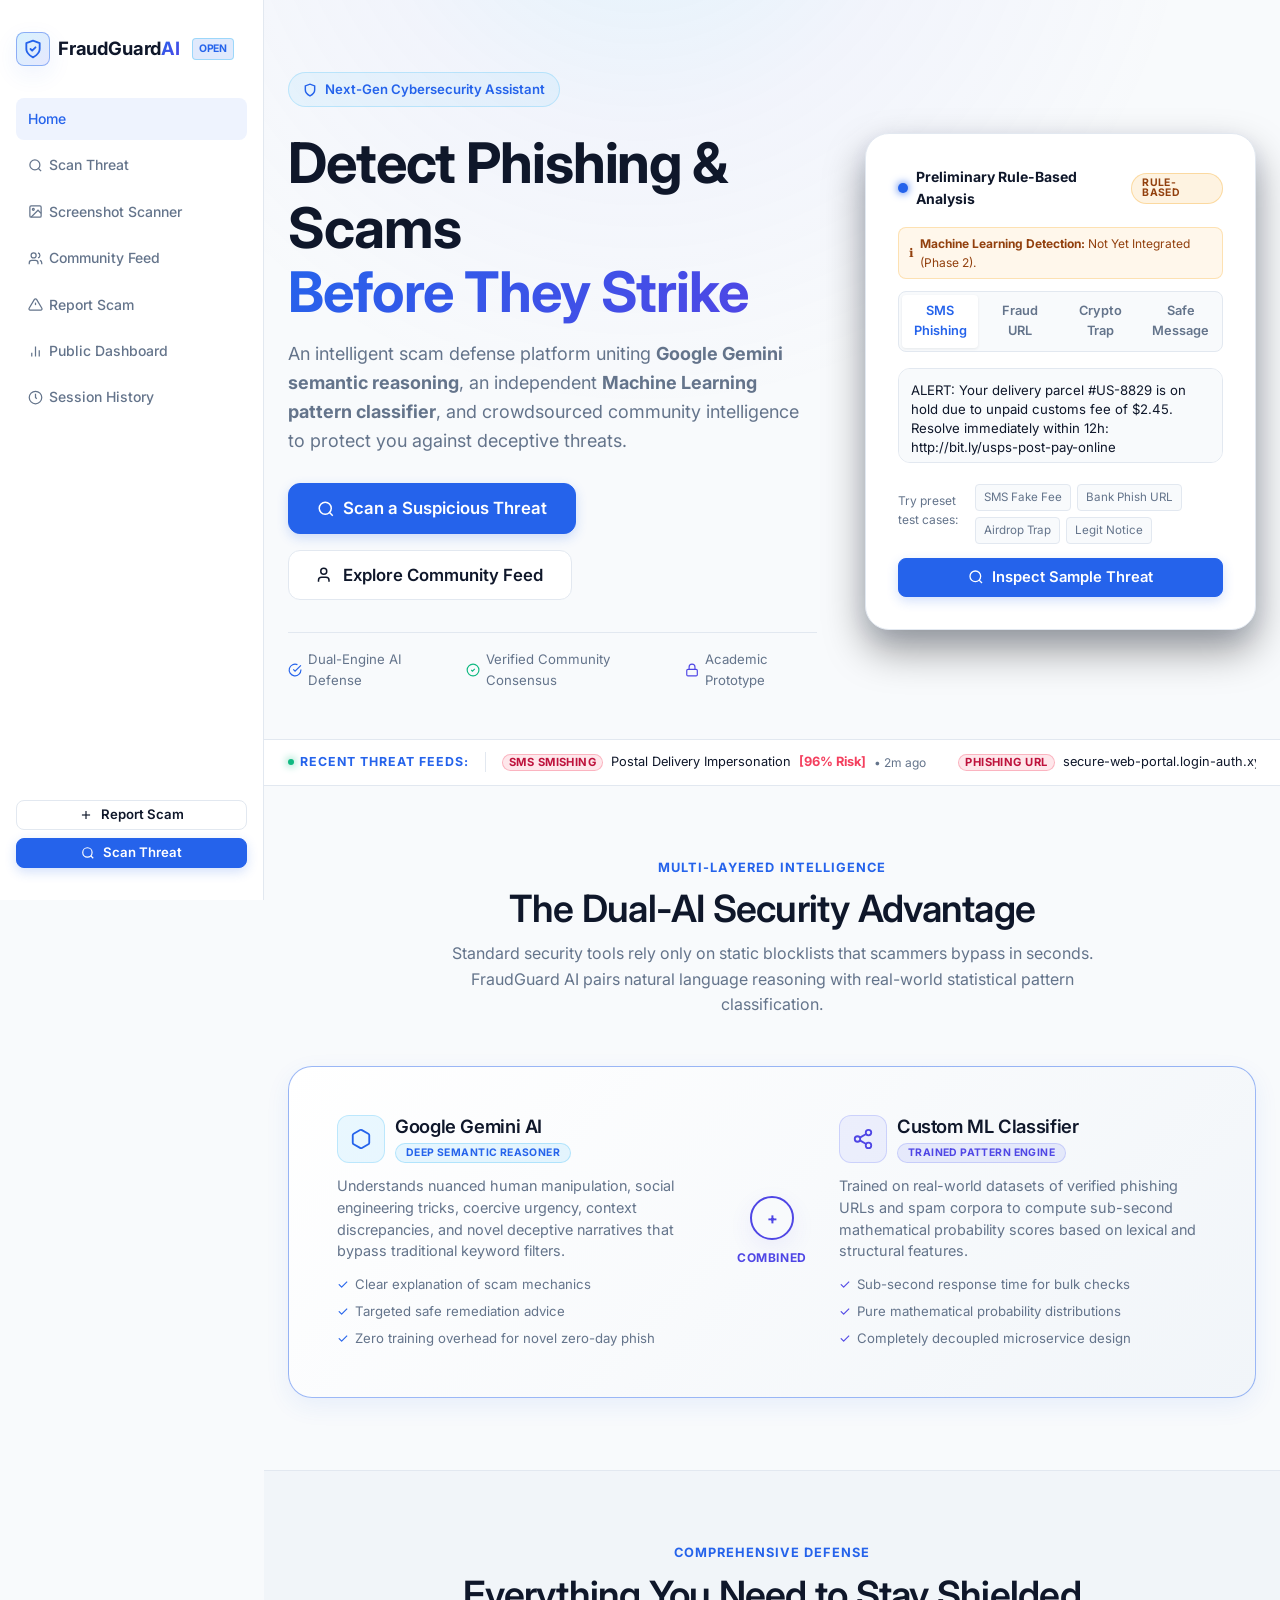
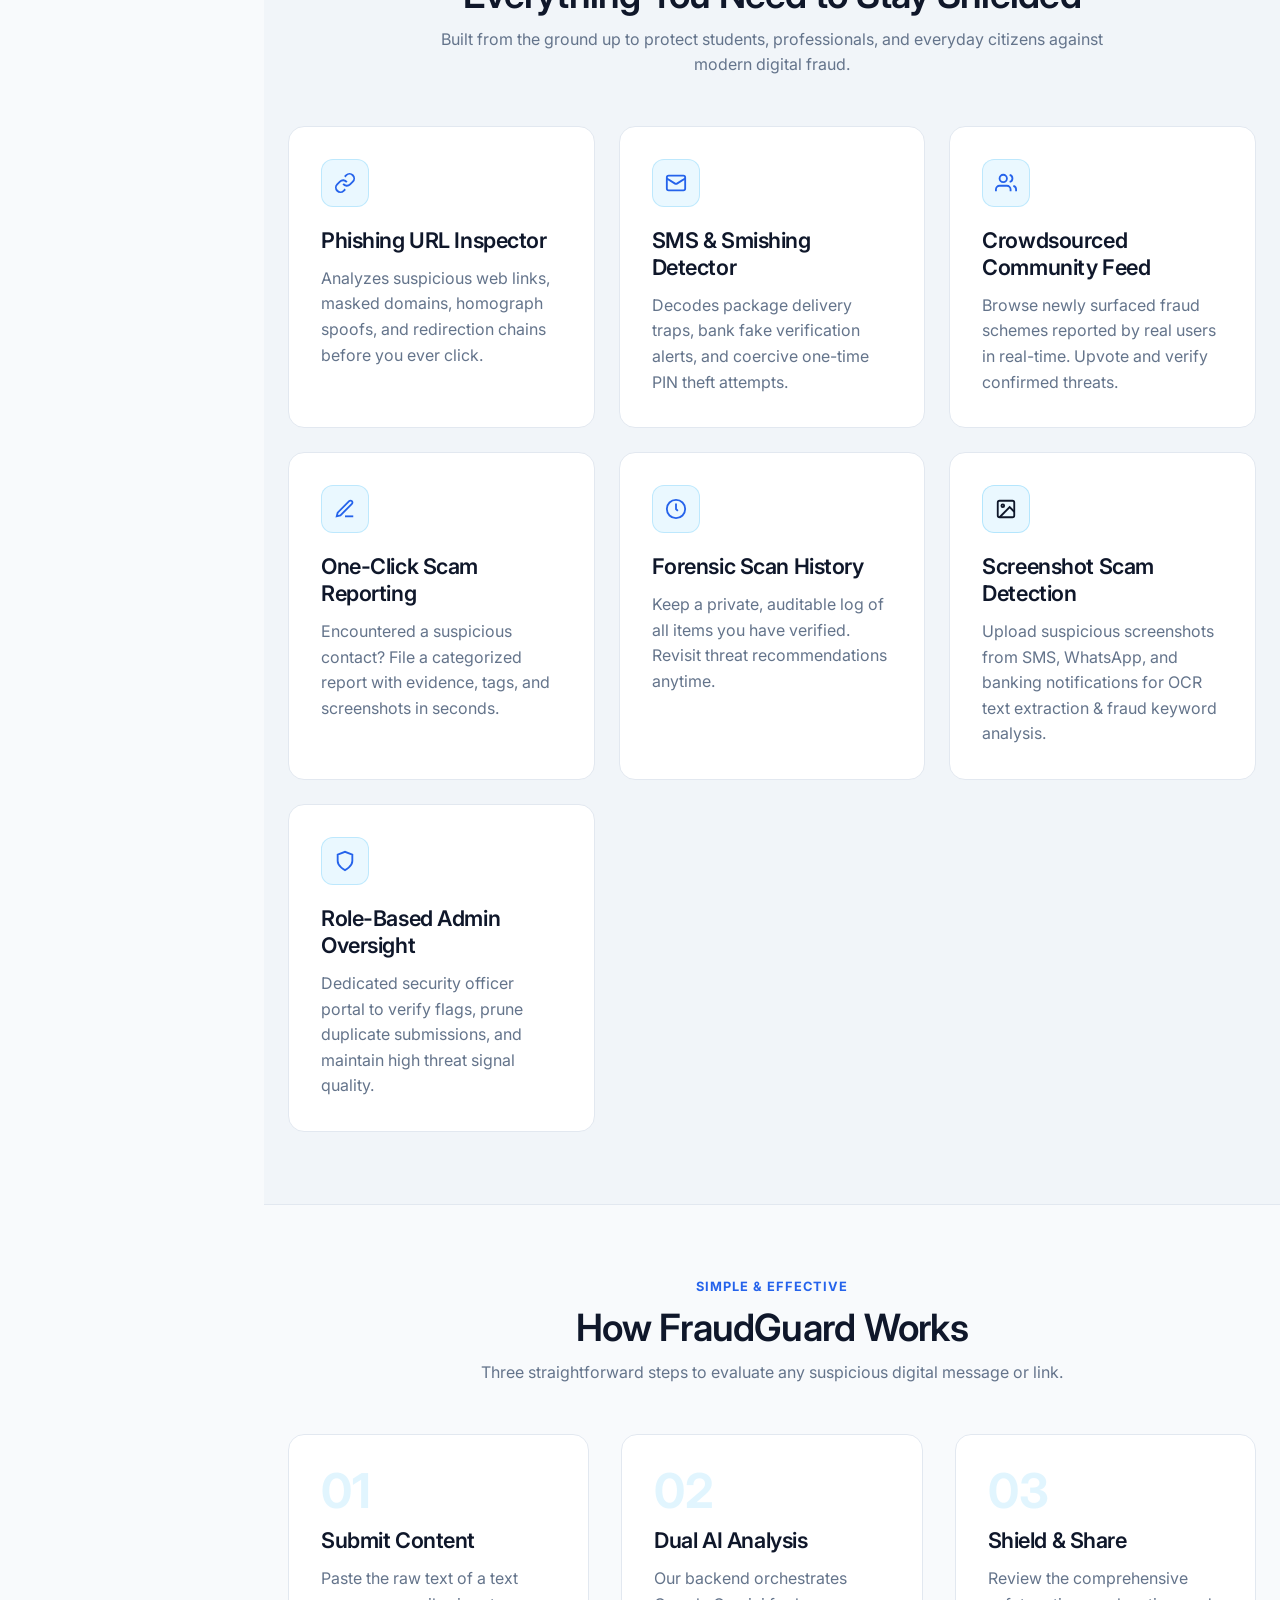
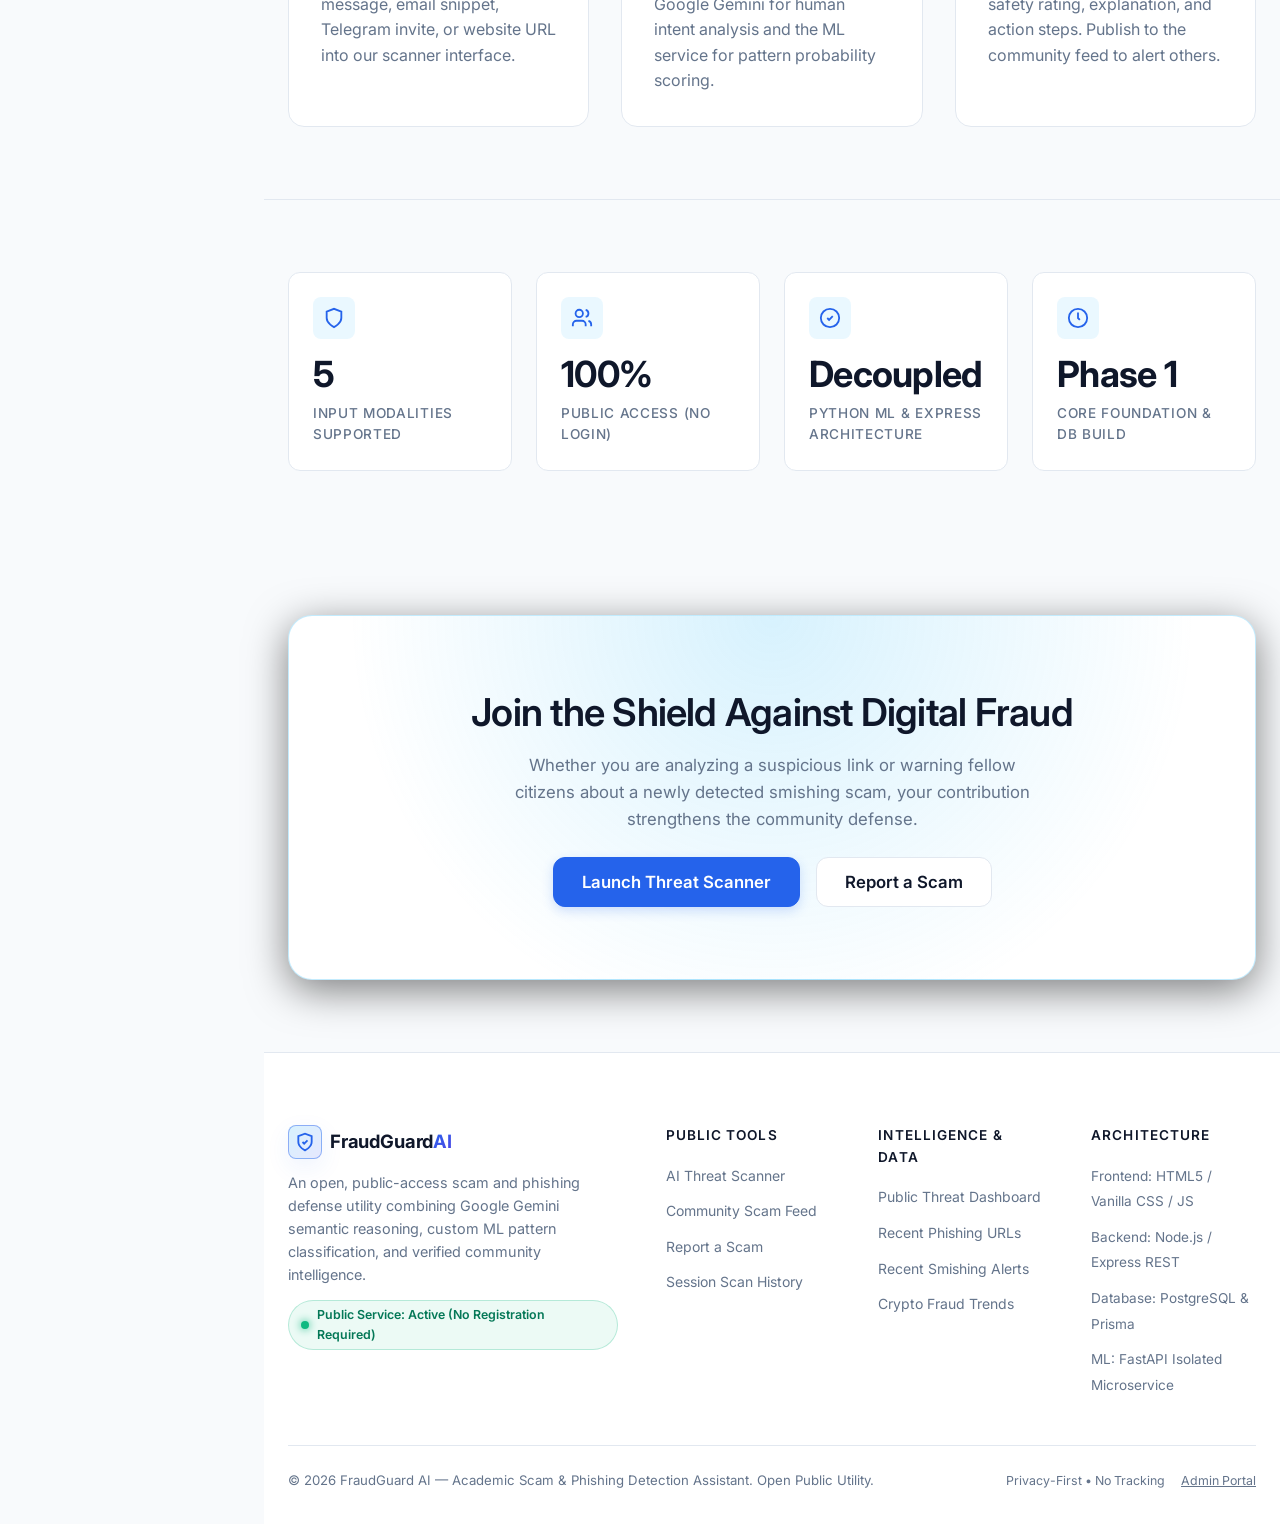
<file: index.html>
<!DOCTYPE html>
<html lang="en">

<head>
  <meta charset="UTF-8">
  <meta name="viewport" content="width=device-width, initial-scale=1.0">
  <meta name="description"
    content="FraudGuard AI - AI-Powered Community Scam and Phishing Detection Assistant combining Google Gemini and Machine Learning to protect users from online fraud.">
  <title>FraudGuard AI — Community Scam & Phishing Detection Assistant</title>

  <!-- Google Fonts: Inter -->
  <link rel="preconnect" href="https://fonts.googleapis.com">
  <link rel="preconnect" href="https://fonts.gstatic.com" crossorigin>
  <link
    href="https://fonts.googleapis.com/css2?family=Inter:wght@400;500;600;700&display=swap"
    rel="stylesheet">

  <!-- Core Design System & Components -->
  <link rel="stylesheet" href="css/variables.css">
  <link rel="stylesheet" href="css/base.css">
  <link rel="stylesheet" href="css/components.css">
  <link rel="stylesheet" href="css/home.css">
</head>

<body>

  <!-- Reusable Navigation Bar Mount -->
  <div id="navbar-mount"></div>

  <!-- Toast Notification Container -->
  <div id="toast-container"></div>

  <main class="main-content">
    <!-- =====================================================================
         1. HERO SECTION & INTERACTIVE PLAYGROUND
         ===================================================================== -->
    <section class="hero-section">
      <div class="app-container hero-grid">

        <!-- Left Hero Column: Value Proposition -->
        <div class="hero-content">
          <div class="hero-pill">
            <svg width="14" height="14" viewBox="0 0 24 24" fill="none" stroke="currentColor" stroke-width="2.5">
              <path d="M12 22s8-4 8-10V5l-8-3-8 3v7c0 6 8 10 8 10z" />
            </svg>
            <span>Next-Gen Cybersecurity Assistant</span>
          </div>

          <h1 class="hero-title">
            Detect Phishing & Scams <br>
            <span class="gradient-text-cyan">Before They Strike</span>
          </h1>

          <p class="hero-subtitle">
            An intelligent scam defense platform uniting <strong>Google Gemini semantic reasoning</strong>, an
            independent <strong>Machine Learning pattern classifier</strong>, and crowdsourced community intelligence to
            protect you against deceptive threats.
          </p>

          <div class="hero-actions">
            <a href="pages/scan.html" class="btn btn-primary btn-lg">
              <svg width="18" height="18" viewBox="0 0 24 24" fill="none" stroke="currentColor" stroke-width="2">
                <circle cx="11" cy="11" r="8" />
                <path d="m21 21-4.3-4.3" />
              </svg>
              Scan a Suspicious Threat
            </a>
            <a href="pages/feed.html" class="btn btn-secondary btn-lg">
              <svg width="18" height="18" viewBox="0 0 24 24" fill="none" stroke="currentColor" stroke-width="2">
                <path d="M16 21v-2a4 4 0 0 0-4-4H6a4 4 0 0 0-4 4v2" />
                <circle cx="9" cy="7" r="4" />
              </svg>
              Explore Community Feed
            </a>
          </div>

          <div class="hero-trust">
            <div class="trust-item">
              <svg width="16" height="16" viewBox="0 0 24 24" fill="none" stroke="var(--primary)" stroke-width="2">
                <path d="M22 11.08V12a10 10 0 1 1-5.93-9.14" />
                <polyline points="22 4 12 14.01 9 11.01" />
              </svg>
              <span>Dual-Engine AI Defense</span>
            </div>
            <div class="trust-item">
              <svg width="16" height="16" viewBox="0 0 24 24" fill="none" stroke="var(--success)" stroke-width="2">
                <circle cx="12" cy="12" r="10" />
                <path d="m9 12 2 2 4-4" />
              </svg>
              <span>Verified Community Consensus</span>
            </div>
            <div class="trust-item">
              <svg width="16" height="16" viewBox="0 0 24 24" fill="none" stroke="var(--secondary)" stroke-width="2">
                <rect x="3" y="11" width="18" height="11" rx="2" ry="2" />
                <path d="M7 11V7a5 5 0 0 1 10 0v4" />
              </svg>
              <span>Academic Prototype</span>
            </div>
          </div>
        </div>

        <!-- Right Hero Column: Interactive Quick Demo Playground -->
        <div class="hero-demo-card">
          <div class="demo-card-header">
            <div style="display:flex; align-items:center; gap:8px;">
              <span
                style="width:10px; height:10px; border-radius:50%; background:var(--primary); box-shadow:0 0 8px var(--primary);"></span>
              <span style="font-size:0.875rem; font-weight:700; color:var(--text-main);">Preliminary Rule-Based
                Analysis</span>
            </div>
            <span class="badge badge-warning" style="font-size:0.65rem;">Rule-Based</span>
          </div>

          <!-- ML Not Yet Integrated Notice -->
          <div
            style="margin-bottom: 12px; background: rgba(245, 158, 11, 0.08); border: 1px solid rgba(245, 158, 11, 0.25); border-radius: var(--radius-sm); padding: 6px 10px; font-size: 0.75rem; color: #92400E; display: flex; align-items: center; gap: 6px;">
            <span>ℹ</span>
            <span><strong>Machine Learning Detection:</strong> Not Yet Integrated (Phase 2).</span>
          </div>

          <div class="demo-tabs">
            <div class="demo-tab active" data-type="sms">SMS Phishing</div>
            <div class="demo-tab" data-type="url">Fraud URL</div>
            <div class="demo-tab" data-type="crypto">Crypto Trap</div>
            <div class="demo-tab" data-type="safe">Safe Message</div>
          </div>

          <textarea id="demo-threat-input" class="demo-input-box"
            placeholder="Paste suspicious SMS text, phishing URL, or message here...">ALERT: Your delivery parcel #US-8829 is on hold due to unpaid customs fee of $2.45. Resolve immediately within 12h: http://bit.ly/usps-post-pay-online</textarea>

          <div style="display:flex; justify-content:space-between; align-items:center; margin-top:6px;">
            <span style="font-size:0.75rem; color:var(--text-dim);">Try preset test cases:</span>
            <div class="demo-presets">
              <span class="preset-chip" data-preset="sms">SMS Fake Fee</span>
              <span class="preset-chip" data-preset="url">Bank Phish URL</span>
              <span class="preset-chip" data-preset="crypto">Airdrop Trap</span>
              <span class="preset-chip" data-preset="safe">Legit Notice</span>
            </div>
          </div>

          <button id="demo-analyze-btn" class="btn btn-primary" style="width:100%; margin-top:14px;">
            <svg width="16" height="16" viewBox="0 0 24 24" fill="none" stroke="currentColor" stroke-width="2">
              <circle cx="11" cy="11" r="8" />
              <path d="m21 21-4.3-4.3" />
            </svg>
            Inspect Sample Threat
          </button>

          <!-- Dynamic Analysis Result Panel -->
          <div id="demo-result-panel" class="demo-result-panel" style="display:none;">
            <div class="demo-score-row">
              <span id="demo-risk-badge" class="badge badge-danger">
                <span class="badge-dot"></span> Heuristic Risk Indicator
              </span>
              <span id="demo-score-number"
                style="font-family:var(--font-mono); font-weight:700; font-size:1.1rem; color:var(--text-main);">92/100</span>
            </div>

            <div class="demo-score-meter">
              <div id="demo-score-fill" class="demo-score-fill"
                style="width:92%; background:var(--danger); box-shadow:0 0 10px var(--danger);"></div>
            </div>

            <p id="demo-analysis-summary"
              style="font-size:0.8rem; color:var(--text-muted); margin-top:4px; line-height:1.4;">
              Evaluating content semantics and deceptive indicators...
            </p>

            <ul id="demo-flags-list" style="list-style:none; padding-left:0; margin-top:6px;"></ul>

            <div
              style="margin-top:8px; padding-top:8px; border-top:1px solid var(--border-subtle); display:flex; justify-content:space-between; align-items:center;">
              <span style="font-size:0.7rem; color:var(--text-dim);">Rule-based preliminary check</span>
              <a href="pages/scan.html" class="btn btn-outline btn-sm" style="font-size:0.75rem; padding:4px 10px;">
                Open Full Scanner &rarr;
              </a>
            </div>
          </div>
        </div>

      </div>
    </section>

    <!-- =====================================================================
         2. LIVE COMMUNITY THREAT TICKER
         ===================================================================== -->
    <div class="threat-ticker-bar">
      <div class="app-container" style="display:flex; align-items:center;">
        <div class="ticker-label">
          <span class="status-dot-pulse" style="width:6px; height:6px;"></span>
          Recent Threat Feeds:
        </div>
        <div style="overflow:hidden; flex:1; margin-left:var(--space-md);">
          <div id="threat-ticker-track" class="ticker-inner">
            <!-- Populated via home.js -->
          </div>
        </div>
      </div>
    </div>

    <!-- =====================================================================
         3. DUAL-ENGINE AI ADVANTAGE SHOWCASE
         ===================================================================== -->
    <section class="page-section">
      <div class="app-container">
        <div class="section-header">
          <span class="section-tag">Multi-Layered Intelligence</span>
          <h2>The Dual-AI Security Advantage</h2>
          <p>
            Standard security tools rely only on static blocklists that scammers bypass in seconds. FraudGuard AI pairs
            natural language reasoning with real-world statistical pattern classification.
          </p>
        </div>

        <div class="dual-engine-box">
          <!-- Engine 1 -->
          <div class="engine-col">
            <div style="display:flex; align-items:center; gap:10px;">
              <div class="feature-icon-wrapper" style="margin-bottom:0;">
                <svg width="22" height="22" viewBox="0 0 24 24" fill="none" stroke="currentColor" stroke-width="2">
                  <path
                    d="M21 16V8a2 2 0 0 0-1-1.73l-7-4a2 2 0 0 0-2 0l-7 4A2 2 0 0 0 3 8v8a2 2 0 0 0 1 1.73l7 4a2 2 0 0 0 2 0l7-4A2 2 0 0 0 21 16z" />
                </svg>
              </div>
              <div>
                <h3 style="font-size:1.15rem;">Google Gemini AI</h3>
                <span class="badge badge-primary" style="font-size:0.65rem;">Deep Semantic Reasoner</span>
              </div>
            </div>
            <p style="font-size:0.9rem; line-height:1.5;">
              Understands nuanced human manipulation, social engineering tricks, coercive urgency, context
              discrepancies, and novel deceptive narratives that bypass traditional keyword filters.
            </p>
            <ul
              style="list-style:none; font-size:0.825rem; color:var(--text-muted); display:flex; flex-direction:column; gap:6px;">
              <li style="display:flex; gap:6px;"><span style="color:var(--primary);">✓</span> Clear explanation of scam
                mechanics</li>
              <li style="display:flex; gap:6px;"><span style="color:var(--primary);">✓</span> Targeted safe remediation
                advice</li>
              <li style="display:flex; gap:6px;"><span style="color:var(--primary);">✓</span> Zero training overhead for
                novel zero-day phish</li>
            </ul>
          </div>

          <!-- Central Connector -->
          <div class="engine-connector">
            <div class="engine-plus-badge">+</div>
            <span
              style="font-size:0.75rem; color:var(--secondary); font-weight:700; text-transform:uppercase; letter-spacing:0.05em;">Combined</span>
          </div>

          <!-- Engine 2 -->
          <div class="engine-col">
            <div style="display:flex; align-items:center; gap:10px;">
              <div class="feature-icon-wrapper"
                style="margin-bottom:0; background:rgba(129, 140, 248, 0.1); border-color:rgba(129, 140, 248, 0.3); color:var(--secondary);">
                <svg width="22" height="22" viewBox="0 0 24 24" fill="none" stroke="currentColor" stroke-width="2">
                  <circle cx="18" cy="5" r="3" />
                  <circle cx="6" cy="12" r="3" />
                  <circle cx="18" cy="19" r="3" />
                  <line x1="8.59" y1="13.51" x2="15.42" y2="17.49" />
                  <line x1="15.41" y1="6.51" x2="8.59" y2="10.49" />
                </svg>
              </div>
              <div>
                <h3 style="font-size:1.15rem;">Custom ML Classifier</h3>
                <span class="badge"
                  style="background:rgba(129, 140, 248, 0.15); color:var(--secondary); border:1px solid rgba(129, 140, 248, 0.3); font-size:0.65rem;">Trained
                  Pattern Engine</span>
              </div>
            </div>
            <p style="font-size:0.9rem; line-height:1.5;">
              Trained on real-world datasets of verified phishing URLs and spam corpora to compute sub-second
              mathematical probability scores based on lexical and structural features.
            </p>
            <ul
              style="list-style:none; font-size:0.825rem; color:var(--text-muted); display:flex; flex-direction:column; gap:6px;">
              <li style="display:flex; gap:6px;"><span style="color:var(--secondary);">✓</span> Sub-second response time
                for bulk checks</li>
              <li style="display:flex; gap:6px;"><span style="color:var(--secondary);">✓</span> Pure mathematical
                probability distributions</li>
              <li style="display:flex; gap:6px;"><span style="color:var(--secondary);">✓</span> Completely decoupled
                microservice design</li>
            </ul>
          </div>
        </div>
      </div>
    </section>

    <!-- =====================================================================
         4. CORE PLATFORM CAPABILITIES GRID
         ===================================================================== -->
    <section class="page-section"
      style="background:#F1F5F9; border-top:1px solid var(--border-subtle); border-bottom:1px solid var(--border-subtle);">
      <div class="app-container">
        <div class="section-header">
          <span class="section-tag">Comprehensive Defense</span>
          <h2>Everything You Need to Stay Shielded</h2>
          <p>Built from the ground up to protect students, professionals, and everyday citizens against modern digital
            fraud.</p>
        </div>

        <div class="feature-grid">
          <!-- Feature 1 -->
          <div class="feature-card">
            <div class="feature-icon-wrapper">
              <svg width="22" height="22" viewBox="0 0 24 24" fill="none" stroke="currentColor" stroke-width="2">
                <path d="M10 13a5 5 0 0 0 7.54.54l3-3a5 5 0 0 0-7.07-7.07l-1.72 1.71" />
                <path d="M14 11a5 5 0 0 0-7.54-.54l-3 3a5 5 0 0 0 7.07 7.07l1.71-1.71" />
              </svg>
            </div>
            <h3>Phishing URL Inspector</h3>
            <p>Analyzes suspicious web links, masked domains, homograph spoofs, and redirection chains before you ever
              click.</p>
          </div>

          <!-- Feature 2 -->
          <div class="feature-card">
            <div class="feature-icon-wrapper">
              <svg width="22" height="22" viewBox="0 0 24 24" fill="none" stroke="currentColor" stroke-width="2">
                <rect x="2" y="4" width="20" height="16" rx="2" />
                <path d="m22 7-8.97 5.7a1.94 1.94 0 0 1-2.06 0L2 7" />
              </svg>
            </div>
            <h3>SMS & Smishing Detector</h3>
            <p>Decodes package delivery traps, bank fake verification alerts, and coercive one-time PIN theft attempts.
            </p>
          </div>

          <!-- Feature 3 -->
          <div class="feature-card">
            <div class="feature-icon-wrapper">
              <svg width="22" height="22" viewBox="0 0 24 24" fill="none" stroke="currentColor" stroke-width="2">
                <path d="M17 21v-2a4 4 0 0 0-4-4H5a4 4 0 0 0-4 4v2" />
                <circle cx="9" cy="7" r="4" />
                <path d="M23 21v-2a4 4 0 0 0-3-3.87" />
                <path d="M16 3.13a4 4 0 0 1 0 7.75" />
              </svg>
            </div>
            <h3>Crowdsourced Community Feed</h3>
            <p>Browse newly surfaced fraud schemes reported by real users in real-time. Upvote and verify confirmed
              threats.</p>
          </div>

          <!-- Feature 4 -->
          <div class="feature-card">
            <div class="feature-icon-wrapper">
              <svg width="22" height="22" viewBox="0 0 24 24" fill="none" stroke="currentColor" stroke-width="2">
                <path d="M12 20h9" />
                <path d="M16.5 3.5a2.121 2.121 0 0 1 3 3L7 19l-4 1 1-4L16.5 3.5z" />
              </svg>
            </div>
            <h3>One-Click Scam Reporting</h3>
            <p>Encountered a suspicious contact? File a categorized report with evidence, tags, and screenshots in
              seconds.</p>
          </div>

          <!-- Feature 5 -->
          <div class="feature-card">
            <div class="feature-icon-wrapper">
              <svg width="22" height="22" viewBox="0 0 24 24" fill="none" stroke="currentColor" stroke-width="2">
                <circle cx="12" cy="12" r="10" />
                <polyline points="12 6 12 12 14 14" />
              </svg>
            </div>
            <h3>Forensic Scan History</h3>
            <p>Keep a private, auditable log of all items you have verified. Revisit threat recommendations anytime.</p>
          </div>

          <!-- Feature 7: Screenshot Scam Detection -->
          <div class="feature-card">
            <div class="feature-icon-wrapper" style="background:rgba(56, 189, 248, 0.1); border-color:rgba(56, 189, 248, 0.3); color:var(--accent-cyan);">
              <svg width="22" height="22" viewBox="0 0 24 24" fill="none" stroke="currentColor" stroke-width="2">
                <rect x="3" y="3" width="18" height="18" rx="2" ry="2"/>
                <circle cx="8.5" cy="8.5" r="1.5"/>
                <polyline points="21 15 16 10 5 21"/>
              </svg>
            </div>
            <h3>Screenshot Scam Detection</h3>
            <p>Upload suspicious screenshots from SMS, WhatsApp, and banking notifications for OCR text extraction & fraud keyword analysis.</p>
          </div>

          <!-- Feature 6 -->
          <div class="feature-card">
            <div class="feature-icon-wrapper">
              <svg width="22" height="22" viewBox="0 0 24 24" fill="none" stroke="currentColor" stroke-width="2">
                <path d="M12 22s8-4 8-10V5l-8-3-8 3v7c0 6 8 10 8 10z" />
              </svg>
            </div>
            <h3>Role-Based Admin Oversight</h3>
            <p>Dedicated security officer portal to verify flags, prune duplicate submissions, and maintain high threat
              signal quality.</p>
          </div>
        </div>
      </div>
    </section>

    <!-- =====================================================================
         5. HOW IT WORKS 3-STEP PROCESS
         ===================================================================== -->
    <section class="page-section">
      <div class="app-container">
        <div class="section-header">
          <span class="section-tag">Simple & Effective</span>
          <h2>How FraudGuard Works</h2>
          <p>Three straightforward steps to evaluate any suspicious digital message or link.</p>
        </div>

        <div class="workflow-grid">
          <!-- Step 1 -->
          <div class="workflow-card">
            <div class="step-number">01</div>
            <h3>Submit Content</h3>
            <p>Paste the raw text of a text message, email snippet, Telegram invite, or website URL into our scanner
              interface.</p>
          </div>

          <!-- Step 2 -->
          <div class="workflow-card">
            <div class="step-number">02</div>
            <h3>Dual AI Analysis</h3>
            <p>Our backend orchestrates Google Gemini for human intent analysis and the ML service for pattern
              probability scoring.</p>
          </div>

          <!-- Step 3 -->
          <div class="workflow-card">
            <div class="step-number">03</div>
            <h3>Shield & Share</h3>
            <p>Review the comprehensive safety rating, explanation, and action steps. Publish to the community feed to
              alert others.</p>
          </div>
        </div>
      </div>
    </section>

    <!-- =====================================================================
         6. COMMUNITY IMPACT & ARCHITECTURE STATUS
         ===================================================================== -->
    <section id="community-stats-section" class="page-section" style="border-top:1px solid var(--border-subtle);">
      <div class="app-container">
        <div class="stats-grid">
          <div class="stat-card">
            <div class="stat-icon">
              <svg width="22" height="22" viewBox="0 0 24 24" fill="none" stroke="currentColor" stroke-width="2">
                <path d="M12 22s8-4 8-10V5l-8-3-8 3v7c0 6 8 10 8 10z" />
              </svg>
            </div>
            <div class="stat-value">5</div>
            <div class="stat-label">Input Modalities Supported</div>
          </div>

          <div class="stat-card">
            <div class="stat-icon">
              <svg width="22" height="22" viewBox="0 0 24 24" fill="none" stroke="currentColor" stroke-width="2">
                <path d="M16 21v-2a4 4 0 0 0-4-4H6a4 4 0 0 0-4 4v2" />
                <circle cx="9" cy="7" r="4" />
                <path d="M22 21v-2a4 4 0 0 0-3-3.87" />
                <path d="M16 3.13a4 4 0 0 1 0 7.75" />
              </svg>
            </div>
            <div class="stat-value">100%</div>
            <div class="stat-label">Public Access (No Login)</div>
          </div>

          <div class="stat-card">
            <div class="stat-icon">
              <svg width="22" height="22" viewBox="0 0 24 24" fill="none" stroke="currentColor" stroke-width="2">
                <path d="m9 12 2 2 4-4" />
                <circle cx="12" cy="12" r="10" />
              </svg>
            </div>
            <div class="stat-value">Decoupled</div>
            <div class="stat-label">Python ML & Express Architecture</div>
          </div>

          <div class="stat-card">
            <div class="stat-icon">
              <svg width="22" height="22" viewBox="0 0 24 24" fill="none" stroke="currentColor" stroke-width="2">
                <circle cx="12" cy="12" r="10" />
                <polyline points="12 6 12 12 14 14" />
              </svg>
            </div>
            <div class="stat-value">Phase 1</div>
            <div class="stat-label">Core Foundation & DB Build</div>
          </div>
        </div>
      </div>
    </section>

    <!-- =====================================================================
         7. CALL TO ACTION BANNER
         ===================================================================== -->
    <section class="page-section">
      <div class="app-container">
        <div class="cta-banner">
          <h2 style="font-size:clamp(1.8rem, 3vw, 2.5rem);">Join the Shield Against Digital Fraud</h2>
          <p style="max-width:540px; font-size:1.05rem;">
            Whether you are analyzing a suspicious link or warning fellow citizens about a newly detected smishing scam,
            your contribution strengthens the community defense.
          </p>
          <div style="display:flex; gap:var(--space-md); flex-wrap:wrap; margin-top:var(--space-xs);">
            <a href="pages/scan.html" class="btn btn-primary btn-lg">Launch Threat Scanner</a>
            <a href="pages/report.html" class="btn btn-secondary btn-lg">Report a Scam</a>
          </div>
        </div>
      </div>
    </section>
  </main>

  <!-- Reusable Footer Mount -->
  <div id="footer-mount"></div>

  <!-- Modular Scripts -->
  <script src="js/config.js"></script>
  <script src="js/storage.js"></script>
  <script src="js/components/toast.js"></script>
  <script src="js/components/navbar.js"></script>
  <script src="js/components/footer.js"></script>
  <script src="js/home.js"></script>
</body>

</html>
</file>
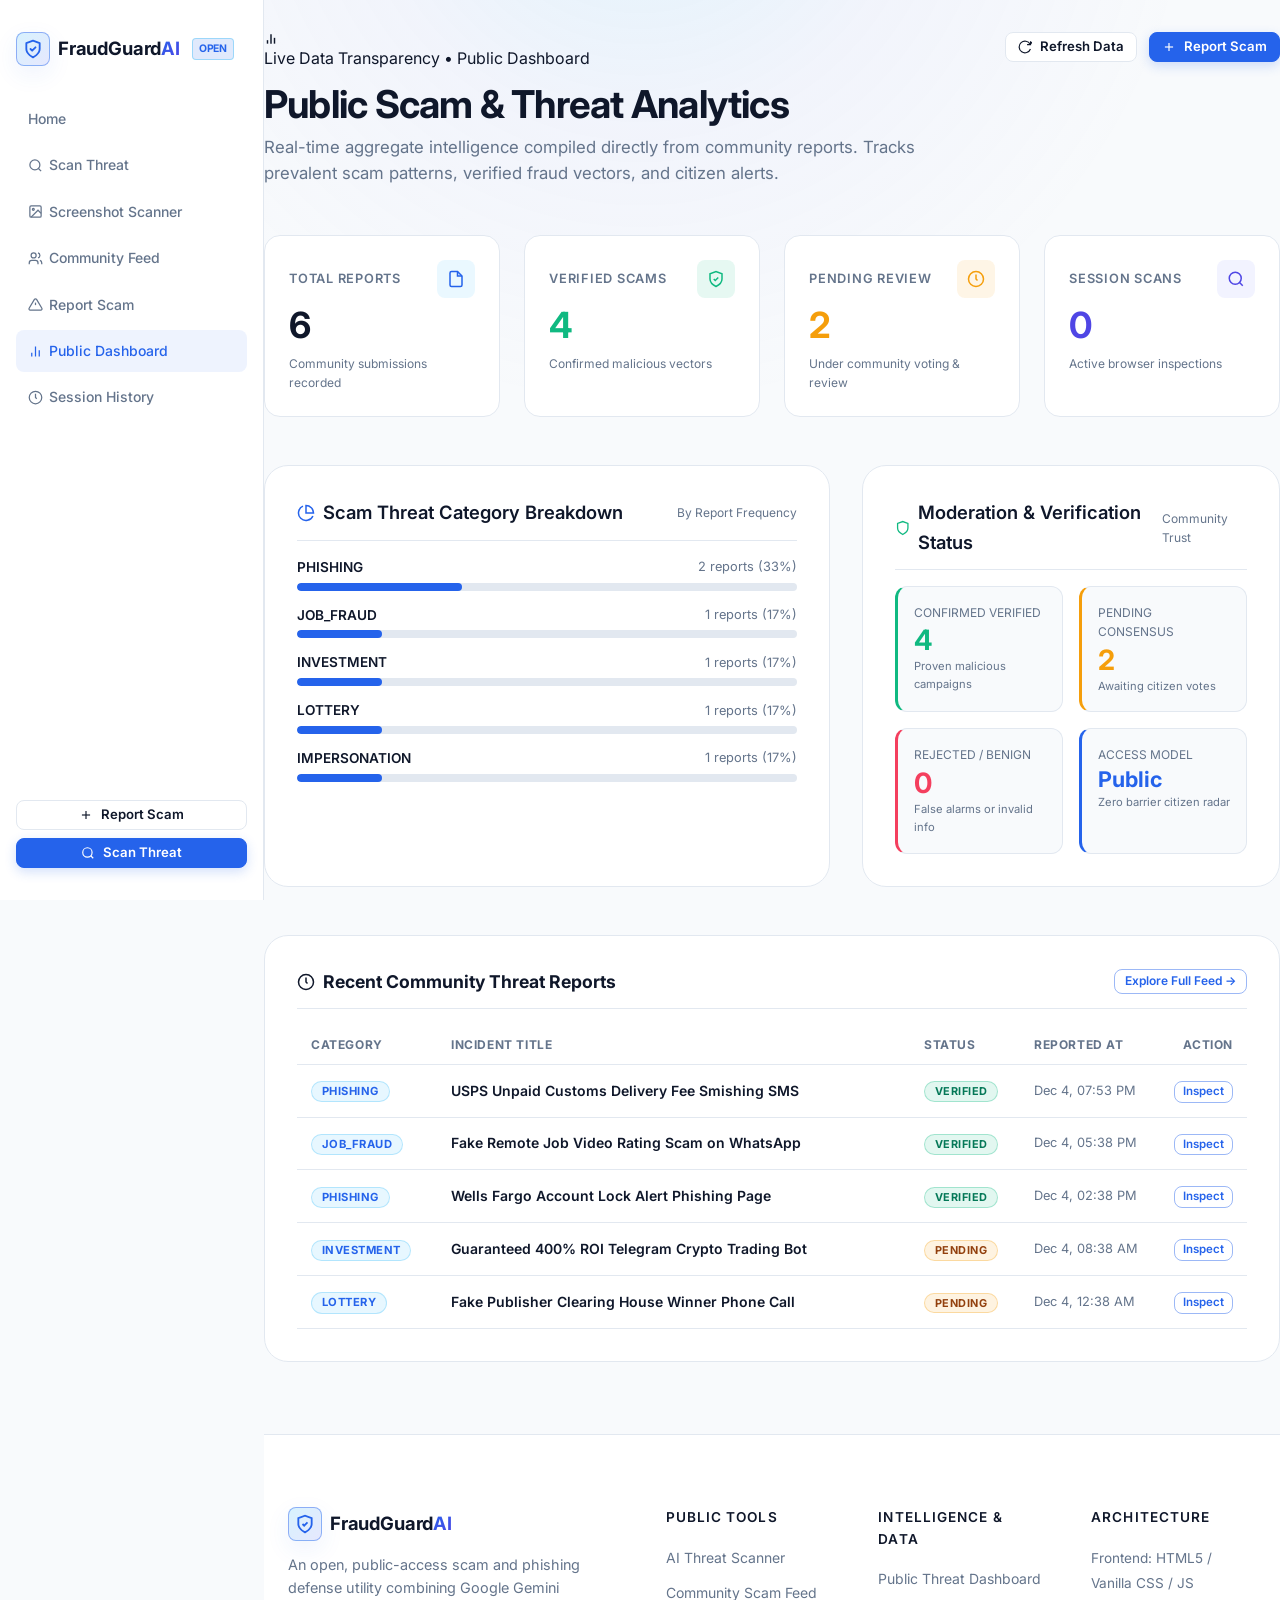
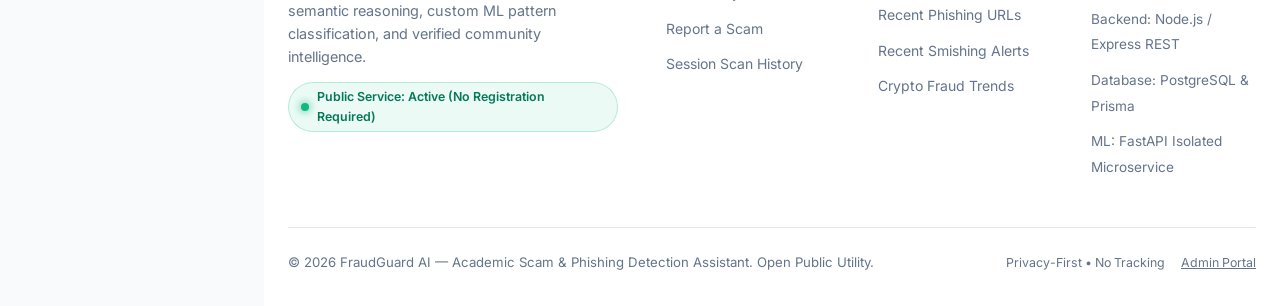
<file: pages/dashboard.html>
<!DOCTYPE html>
<html lang="en">
<head>
  <meta charset="UTF-8">
  <meta name="viewport" content="width=device-width, initial-scale=1.0">
  <meta name="description" content="Public Scam and Threat Analytics Dashboard - Live community fraud trends, threat categories, and real-time moderation metrics.">
  <title>Public Threat Dashboard — FraudGuard AI</title>

  <!-- Google Fonts -->
  <link rel="preconnect" href="https://fonts.googleapis.com">
  <link rel="preconnect" href="https://fonts.gstatic.com" crossorigin>
  <link href="https://fonts.googleapis.com/css2?family=JetBrains+Mono:wght@400;500;600&family=Plus+Jakarta+Sans:wght@300;400;500;600;700;800&display=swap" rel="stylesheet">

  <!-- Core Design System & Page Styles -->
  <link rel="stylesheet" href="../css/variables.css">
  <link rel="stylesheet" href="../css/base.css">
  <link rel="stylesheet" href="../css/components.css">
  <link rel="stylesheet" href="../css/dashboard.css">
</head>
<body>

  <!-- Shared Navigation Bar Mount -->
  <div id="navbar-mount"></div>

  <!-- Toast Notification Container -->
  <div id="toast-container"></div>

  <main class="main-content">
    <div class="app-container dashboard-container">
      
      <!-- Page Header -->
      <div class="dashboard-header">
        <div>
          <div class="hero-pill" style="margin-bottom: var(--space-xs);">
            <svg width="14" height="14" viewBox="0 0 24 24" fill="none" stroke="currentColor" stroke-width="2.5"><line x1="18" y1="20" x2="18" y2="10"/><line x1="12" y1="20" x2="12" y2="4"/><line x1="6" y1="20" x2="6" y2="14"/></svg>
            <span>Live Data Transparency • Public Dashboard</span>
          </div>
          <h1 style="font-size: clamp(2rem, 3vw, 2.5rem);">Public Scam & Threat Analytics</h1>
          <p style="font-size: 1.05rem; margin-top: 6px; max-width: 680px;">
            Real-time aggregate intelligence compiled directly from community reports. Tracks prevalent scam patterns, verified fraud vectors, and citizen alerts.
          </p>
        </div>

        <div style="display:flex; align-items:center; gap:var(--space-sm);">
          <button id="dash-refresh-btn" class="btn btn-secondary btn-sm" title="Refresh metrics from database">
            <svg width="14" height="14" viewBox="0 0 24 24" fill="none" stroke="currentColor" stroke-width="2"><path d="M21.5 2v6h-6M21.34 15.57a10 10 0 1 1-.57-8.38l5.67-5.67"/></svg>
            Refresh Data
          </button>
          <a href="report.html" class="btn btn-primary btn-sm">
            <svg width="14" height="14" viewBox="0 0 24 24" fill="none" stroke="currentColor" stroke-width="2"><line x1="12" y1="5" x2="12" y2="19"/><line x1="5" y1="12" x2="19" y2="12"/></svg>
            Report Scam
          </a>
        </div>
      </div>

      <!-- Loading State -->
      <div id="dash-loading" style="display:none; align-items:center; justify-content:center; padding:var(--space-3xl) 0;">
        <div class="scanner-radar-pulse" style="width:50px; height:50px;"></div>
      </div>

      <!-- Empty State (Shown when 0 reports exist in database) -->
      <div id="dash-empty-state" class="feed-empty-state" style="display:none; margin:var(--space-2xl) 0;">
        <div class="empty-radar-icon">
          <svg width="34" height="34" viewBox="0 0 24 24" fill="none" stroke="currentColor" stroke-width="2"><line x1="18" y1="20" x2="18" y2="10"/><line x1="12" y1="20" x2="12" y2="4"/><line x1="6" y1="20" x2="6" y2="14"/></svg>
        </div>
        <h3 style="color:var(--text-main); font-size:1.2rem;">No Community Reports in Database Yet</h3>
        <p style="font-size:0.9rem; color:var(--text-muted); max-width:420px;">
          The platform database currently has 0 cataloged scam reports. Once citizens begin reporting suspicious links and messages, live analytics and category charts will populate automatically.
        </p>
        <div style="margin-top:var(--space-sm);">
          <a href="report.html" class="btn btn-primary btn-sm">Submit the First Scam Report &rarr;</a>
        </div>
      </div>

      <!-- Main Dashboard Content -->
      <div id="dash-content">
        
        <!-- 1. KPI Cards Grid -->
        <div class="kpi-grid">
          <!-- Total Reports -->
          <div class="kpi-card">
            <div class="kpi-header">
              <span class="kpi-label">Total Reports</span>
              <div class="kpi-icon" style="background:rgba(56, 189, 248, 0.1); color:var(--primary);">
                <svg width="18" height="18" viewBox="0 0 24 24" fill="none" stroke="currentColor" stroke-width="2"><path d="M14 2H6a2 2 0 0 0-2 2v16a2 2 0 0 0 2 2h12a2 2 0 0 0 2-2V8z"/><polyline points="14 2 14 8 20 8"/></svg>
              </div>
            </div>
            <div id="kpi-total-reports" class="kpi-value">0</div>
            <span class="kpi-subtext">Community submissions recorded</span>
          </div>

          <!-- Verified Threats -->
          <div class="kpi-card">
            <div class="kpi-header">
              <span class="kpi-label">Verified Scams</span>
              <div class="kpi-icon" style="background:rgba(16, 185, 129, 0.1); color:var(--success);">
                <svg width="18" height="18" viewBox="0 0 24 24" fill="none" stroke="currentColor" stroke-width="2"><path d="M12 22s8-4 8-10V5l-8-3-8 3v7c0 6 8 10 8 10z"/><path d="m9 12 2 2 4-4"/></svg>
              </div>
            </div>
            <div id="kpi-verified-reports" class="kpi-value" style="color:var(--success);">0</div>
            <span class="kpi-subtext">Confirmed malicious vectors</span>
          </div>

          <!-- Pending Review -->
          <div class="kpi-card">
            <div class="kpi-header">
              <span class="kpi-label">Pending Review</span>
              <div class="kpi-icon" style="background:rgba(245, 158, 11, 0.1); color:var(--warning);">
                <svg width="18" height="18" viewBox="0 0 24 24" fill="none" stroke="currentColor" stroke-width="2"><circle cx="12" cy="12" r="10"/><polyline points="12 6 12 12 14 14"/></svg>
              </div>
            </div>
            <div id="kpi-pending-reports" class="kpi-value" style="color:var(--warning);">0</div>
            <span class="kpi-subtext">Under community voting & review</span>
          </div>

          <!-- Session Scans Run -->
          <div class="kpi-card">
            <div class="kpi-header">
              <span class="kpi-label">Session Scans</span>
              <div class="kpi-icon" style="background:rgba(129, 140, 248, 0.1); color:var(--secondary);">
                <svg width="18" height="18" viewBox="0 0 24 24" fill="none" stroke="currentColor" stroke-width="2"><circle cx="11" cy="11" r="8"/><path d="m21 21-4.3-4.3"/></svg>
              </div>
            </div>
            <div id="kpi-total-scans" class="kpi-value" style="color:var(--secondary);">0</div>
            <span class="kpi-subtext">Active browser inspections</span>
          </div>
        </div>

        <!-- 2. Charts & Distribution Grid -->
        <div class="charts-grid">
          <!-- Left Card: Category Breakdown -->
          <div class="analytics-card">
            <div class="analytics-card-header">
              <div class="analytics-card-title">
                <svg width="18" height="18" viewBox="0 0 24 24" fill="none" stroke="var(--primary)" stroke-width="2"><path d="M21.21 15.89A10 10 0 1 1 8 2.83"/><path d="M22 12A10 10 0 0 0 12 2v10z"/></svg>
                <span>Scam Threat Category Breakdown</span>
              </div>
              <span style="font-size:0.75rem; color:var(--text-dim);">By Report Frequency</span>
            </div>

            <div id="dash-category-bars" class="category-bars-list">
              <!-- Rendered via dashboard.js -->
            </div>
          </div>

          <!-- Right Card: Report Status Breakdown -->
          <div class="analytics-card">
            <div class="analytics-card-header">
              <div class="analytics-card-title">
                <svg width="18" height="18" viewBox="0 0 24 24" fill="none" stroke="var(--success)" stroke-width="2"><path d="M12 22s8-4 8-10V5l-8-3-8 3v7c0 6 8 10 8 10z"/></svg>
                <span>Moderation & Verification Status</span>
              </div>
              <span style="font-size:0.75rem; color:var(--text-dim);">Community Trust</span>
            </div>

            <div class="status-stats-grid">
              <div class="status-stat-tile" style="border-left: 3px solid var(--success);">
                <span style="font-size:0.75rem; color:var(--text-dim); text-transform:uppercase;">Confirmed Verified</span>
                <span id="status-val-verified" class="status-stat-num" style="color:var(--success);">0</span>
                <span style="font-size:0.7rem; color:var(--text-muted);">Proven malicious campaigns</span>
              </div>

              <div class="status-stat-tile" style="border-left: 3px solid var(--warning);">
                <span style="font-size:0.75rem; color:var(--text-dim); text-transform:uppercase;">Pending Consensus</span>
                <span id="status-val-pending" class="status-stat-num" style="color:var(--warning);">0</span>
                <span style="font-size:0.7rem; color:var(--text-muted);">Awaiting citizen votes</span>
              </div>

              <div class="status-stat-tile" style="border-left: 3px solid var(--danger);">
                <span style="font-size:0.75rem; color:var(--text-dim); text-transform:uppercase;">Rejected / Benign</span>
                <span id="status-val-rejected" class="status-stat-num" style="color:var(--danger);">0</span>
                <span style="font-size:0.7rem; color:var(--text-muted);">False alarms or invalid info</span>
              </div>

              <div class="status-stat-tile" style="border-left: 3px solid var(--primary);">
                <span style="font-size:0.75rem; color:var(--text-dim); text-transform:uppercase;">Access Model</span>
                <span class="status-stat-num" style="color:var(--primary); font-size:1.35rem;">Public</span>
                <span style="font-size:0.7rem; color:var(--text-muted);">Zero barrier citizen radar</span>
              </div>
            </div>
          </div>
        </div>

        <!-- 3. Recent Community Activity Table Card -->
        <div class="activity-card">
          <div style="display:flex; justify-content:space-between; align-items:center; margin-bottom:var(--space-md); padding-bottom:var(--space-sm); border-bottom:1px solid var(--border-subtle);">
            <div style="font-size:1.1rem; font-weight:700; color:var(--text-main); display:flex; align-items:center; gap:8px;">
              <svg width="18" height="18" viewBox="0 0 24 24" fill="none" stroke="currentColor" stroke-width="2"><circle cx="12" cy="12" r="10"/><polyline points="12 6 12 12 14 14"/></svg>
              <span>Recent Community Threat Reports</span>
            </div>
            <a href="feed.html" class="btn btn-outline btn-sm" style="font-size:0.75rem; padding:4px 10px;">
              Explore Full Feed &rarr;
            </a>
          </div>

          <div style="overflow-x:auto;">
            <table class="activity-table">
              <thead>
                <tr>
                  <th style="width:140px;">Category</th>
                  <th>Incident Title</th>
                  <th style="width:110px;">Status</th>
                  <th style="width:140px;">Reported At</th>
                  <th style="width:80px; text-align:right;">Action</th>
                </tr>
              </thead>
              <tbody id="dash-recent-tbody">
                <!-- Rendered via dashboard.js -->
              </tbody>
            </table>
          </div>
        </div>

      </div>

    </div>
  </main>

  <!-- Shared Footer Mount -->
  <div id="footer-mount"></div>

  <!-- Modular Scripts -->
  <script src="../js/config.js"></script>
  <script src="../js/storage.js"></script>
  <script src="../js/components/toast.js"></script>
  <script src="../js/components/navbar.js"></script>
  <script src="../js/components/footer.js"></script>
  <script src="../js/dashboard.js"></script>
</body>
</html>
</file>
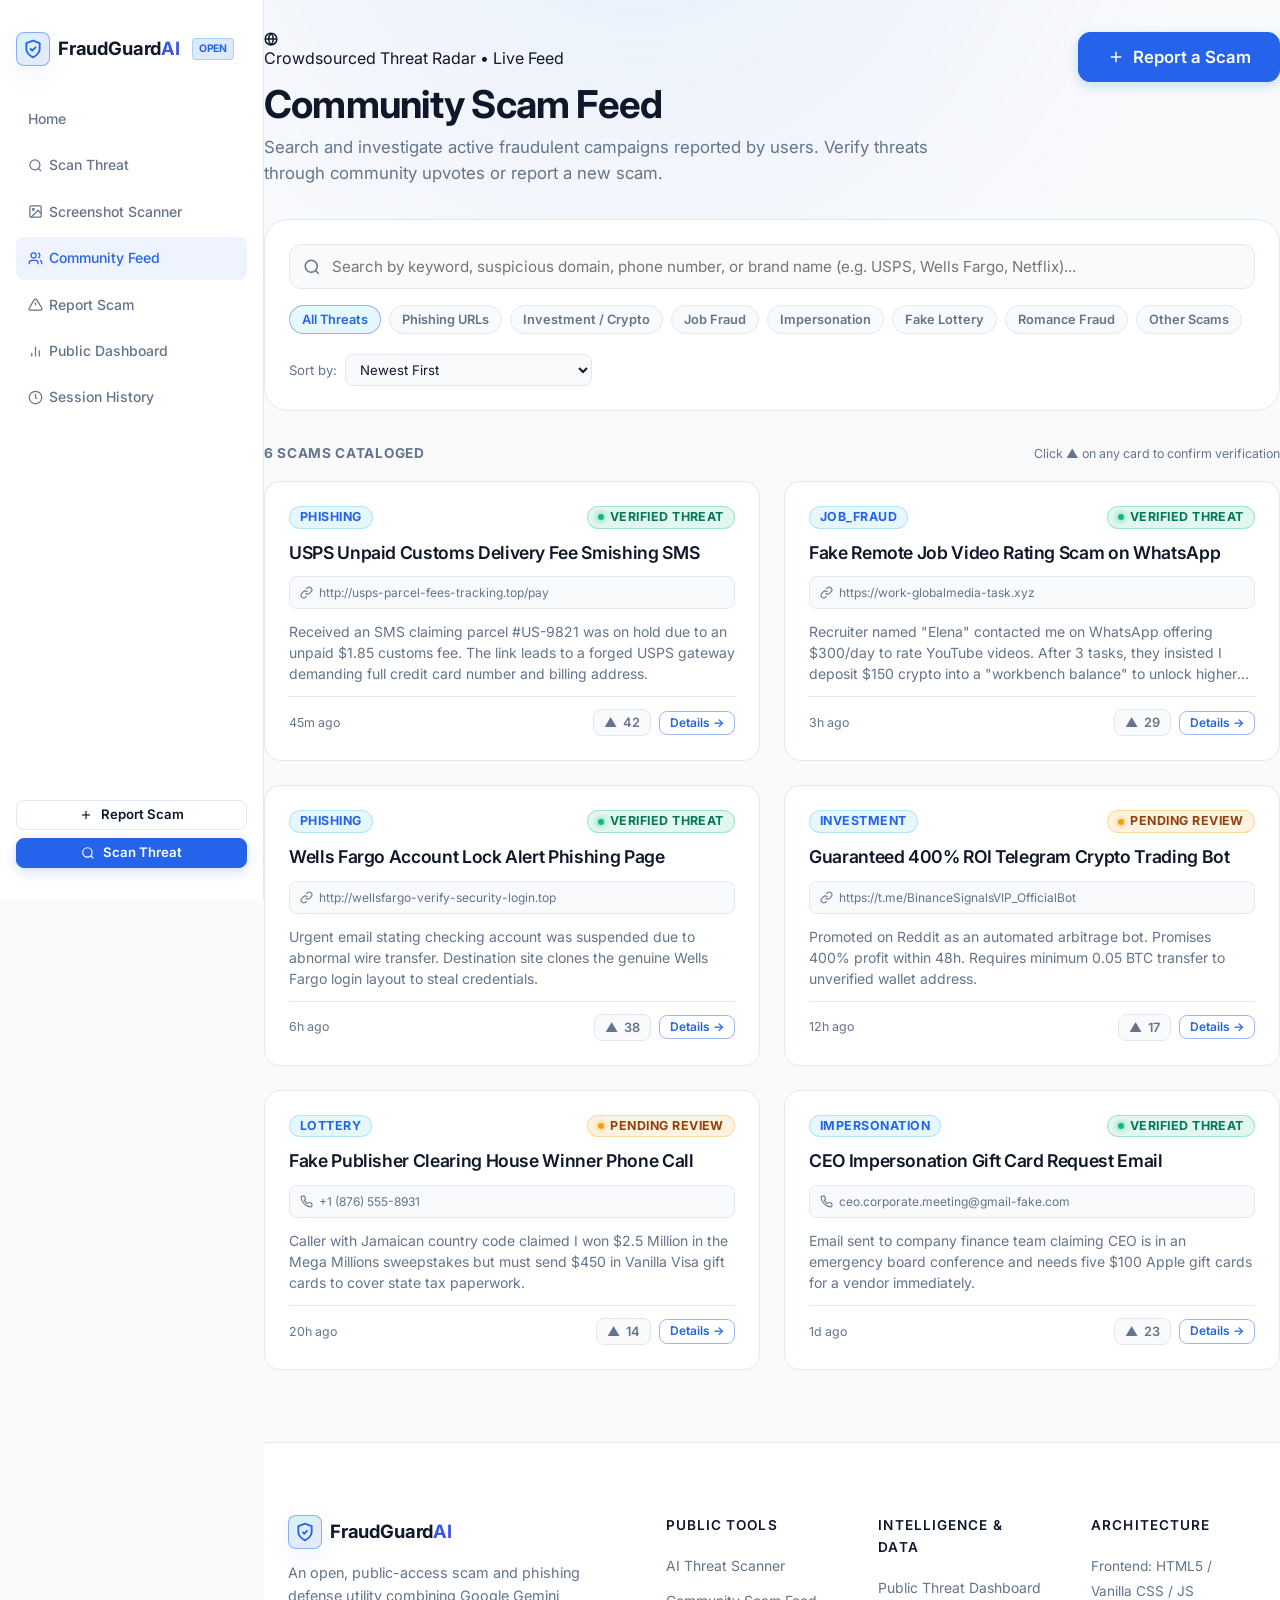
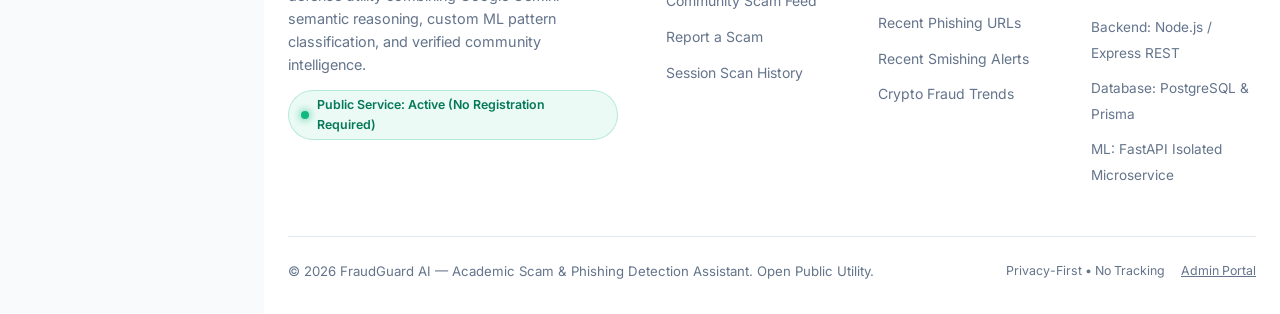
<file: pages/feed.html>
<!DOCTYPE html>
<html lang="en">
<head>
  <meta charset="UTF-8">
  <meta name="viewport" content="width=device-width, initial-scale=1.0">
  <meta name="description" content="Community Scam Feed - Browse, search, and verify real-time scam and phishing threats submitted by the FraudGuard AI community.">
  <title>Community Scam Feed — FraudGuard AI</title>

  <!-- Google Fonts -->
  <link rel="preconnect" href="https://fonts.googleapis.com">
  <link rel="preconnect" href="https://fonts.gstatic.com" crossorigin>
  <link href="https://fonts.googleapis.com/css2?family=JetBrains+Mono:wght@400;500;600&family=Plus+Jakarta+Sans:wght@300;400;500;600;700;800&display=swap" rel="stylesheet">

  <!-- Core Design System & Page Styles -->
  <link rel="stylesheet" href="../css/variables.css">
  <link rel="stylesheet" href="../css/base.css">
  <link rel="stylesheet" href="../css/components.css">
  <link rel="stylesheet" href="../css/feed.css">
</head>
<body>

  <!-- Shared Navigation Bar Mount -->
  <div id="navbar-mount"></div>

  <!-- Toast Notification Container -->
  <div id="toast-container"></div>

  <main class="main-content">
    <div class="app-container feed-container">
      
      <!-- Page Header -->
      <div class="feed-header">
        <div>
          <div class="hero-pill" style="margin-bottom: var(--space-xs);">
            <svg width="14" height="14" viewBox="0 0 24 24" fill="none" stroke="currentColor" stroke-width="2.5"><circle cx="12" cy="12" r="10"/><path d="M12 2a14.5 14.5 0 0 0 0 20 14.5 14.5 0 0 0 0-20"/><path d="M2 12h20"/></svg>
            <span>Crowdsourced Threat Radar • Live Feed</span>
          </div>
          <h1 style="font-size: clamp(2rem, 3vw, 2.5rem);">Community Scam Feed</h1>
          <p style="font-size: 1.05rem; margin-top: 6px; max-width: 680px;">
            Search and investigate active fraudulent campaigns reported by users. Verify threats through community upvotes or report a new scam.
          </p>
        </div>

        <div>
          <a href="report.html" class="btn btn-primary btn-lg">
            <svg width="18" height="18" viewBox="0 0 24 24" fill="none" stroke="currentColor" stroke-width="2"><line x1="12" y1="5" x2="12" y2="19"/><line x1="5" y1="12" x2="19" y2="12"/></svg>
            Report a Scam
          </a>
        </div>
      </div>

      <!-- Feed Filter & Search Toolbar -->
      <div class="feed-toolbar">
        <!-- Search Input -->
        <div class="search-input-wrapper">
          <span class="search-icon">
            <svg width="18" height="18" viewBox="0 0 24 24" fill="none" stroke="currentColor" stroke-width="2"><circle cx="11" cy="11" r="8"/><path d="m21 21-4.3-4.3"/></svg>
          </span>
          <input type="text" id="feed-search-input" class="feed-search-input" placeholder="Search by keyword, suspicious domain, phone number, or brand name (e.g. USPS, Wells Fargo, Netflix)..." spellcheck="false">
        </div>

        <!-- Filter Row: Category Chips & Sort Selector -->
        <div class="filter-row">
          <div class="category-filter-chips">
            <button class="feed-chip active" data-cat="ALL">All Threats</button>
            <button class="feed-chip" data-cat="PHISHING">Phishing URLs</button>
            <button class="feed-chip" data-cat="INVESTMENT">Investment / Crypto</button>
            <button class="feed-chip" data-cat="JOB_FRAUD">Job Fraud</button>
            <button class="feed-chip" data-cat="IMPERSONATION">Impersonation</button>
            <button class="feed-chip" data-cat="LOTTERY">Fake Lottery</button>
            <button class="feed-chip" data-cat="ROMANCE">Romance Fraud</button>
            <button class="feed-chip" data-cat="OTHER">Other Scams</button>
          </div>

          <div class="sort-select-box">
            <span>Sort by:</span>
            <select id="feed-sort-select" class="sort-select">
              <option value="newest">Newest First</option>
              <option value="upvotes">Most Upvoted / High Consensus</option>
            </select>
          </div>
        </div>
      </div>

      <!-- Status Bar -->
      <div style="display:flex; justify-content:space-between; align-items:center; margin-bottom:var(--space-md);">
        <span id="feed-total-count" style="font-size:0.85rem; font-weight:700; color:var(--text-dim); text-transform:uppercase; letter-spacing:0.05em;">
          Cataloging Threats...
        </span>
        <span style="font-size:0.775rem; color:var(--text-dim);">
          Click ▲ on any card to confirm verification
        </span>
      </div>

      <!-- Loading State -->
      <div id="feed-loading-indicator" style="display:none; align-items:center; justify-content:center; padding:var(--space-3xl) 0;">
        <div class="scanner-radar-pulse" style="width:50px; height:50px;"></div>
      </div>

      <!-- Reports Card Grid -->
      <div id="feed-reports-grid" class="feed-grid">
        <!-- Dynamically rendered via feed.js -->
      </div>

      <!-- Empty State -->
      <div id="feed-empty-state" class="feed-empty-state" style="display:none;">
        <div class="empty-radar-icon">
          <svg width="34" height="34" viewBox="0 0 24 24" fill="none" stroke="currentColor" stroke-width="2"><circle cx="12" cy="12" r="10"/><path d="m15 9-6 6"/><path d="m9 9 6 6"/></svg>
        </div>
        <h3 style="color:var(--text-main); font-size:1.2rem;">No Scam Reports Found</h3>
        <p style="font-size:0.9rem; color:var(--text-muted); max-width:380px;">
          No reports match your selected search keywords or category filters. Try clearing your search query or selecting a different threat category.
        </p>
        <div style="margin-top:var(--space-sm);">
          <a href="report.html" class="btn btn-outline btn-sm">Report This New Scam First &rarr;</a>
        </div>
      </div>

    </div>
  </main>

  <!-- Shared Footer Mount -->
  <div id="footer-mount"></div>

  <!-- Modular Scripts -->
  <script src="../js/config.js"></script>
  <script src="../js/storage.js"></script>
  <script src="../js/components/toast.js"></script>
  <script src="../js/components/navbar.js"></script>
  <script src="../js/components/footer.js"></script>
  <script src="../js/feed.js"></script>
</body>
</html>
</file>
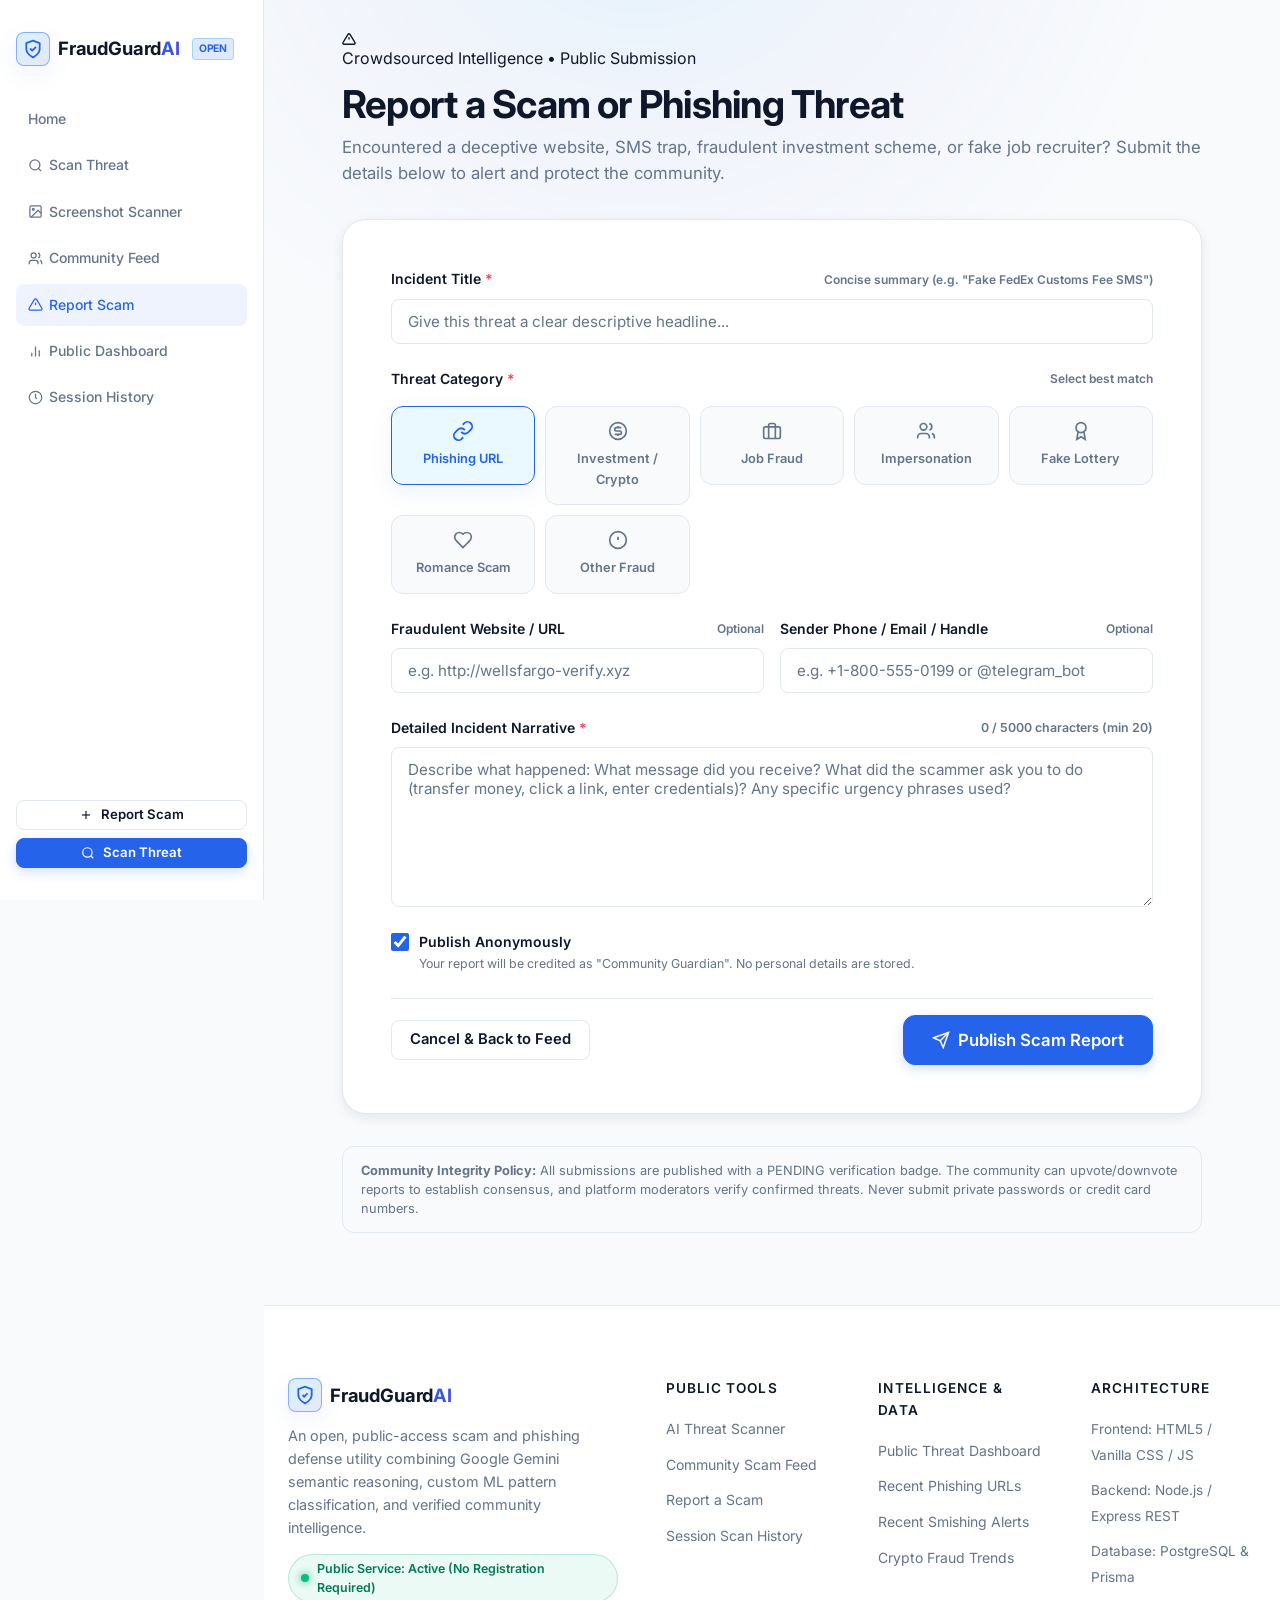
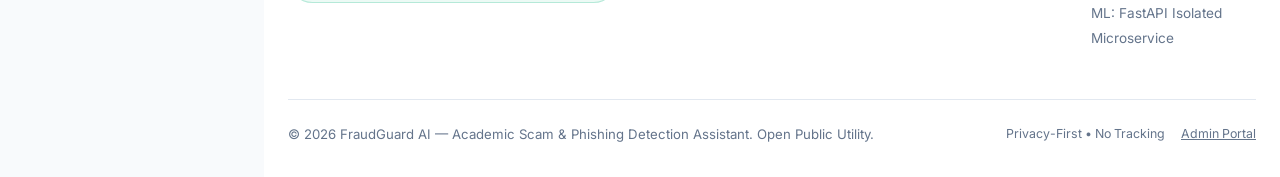
<file: pages/report.html>
<!DOCTYPE html>
<html lang="en">
<head>
  <meta charset="UTF-8">
  <meta name="viewport" content="width=device-width, initial-scale=1.0">
  <meta name="description" content="Report a scam, phishing website, or fraud attempt on FraudGuard AI - open public scam reporting without an account.">
  <title>Report a Scam — FraudGuard AI</title>

  <!-- Google Fonts -->
  <link rel="preconnect" href="https://fonts.googleapis.com">
  <link rel="preconnect" href="https://fonts.gstatic.com" crossorigin>
  <link href="https://fonts.googleapis.com/css2?family=JetBrains+Mono:wght@400;500;600&family=Plus+Jakarta+Sans:wght@300;400;500;600;700;800&display=swap" rel="stylesheet">

  <!-- Core Design System & Page Styles -->
  <link rel="stylesheet" href="../css/variables.css">
  <link rel="stylesheet" href="../css/base.css">
  <link rel="stylesheet" href="../css/components.css">
  <link rel="stylesheet" href="../css/report.css">
</head>
<body>

  <!-- Shared Navigation Bar Mount -->
  <div id="navbar-mount"></div>

  <!-- Toast Notification Container -->
  <div id="toast-container"></div>

  <main class="main-content">
    <div class="app-container report-container">
      
      <!-- Page Header -->
      <div class="report-header">
        <div class="hero-pill" style="margin-bottom: var(--space-xs);">
          <svg width="14" height="14" viewBox="0 0 24 24" fill="none" stroke="currentColor" stroke-width="2.5"><path d="M10.29 3.86L1.82 18a2 2 0 0 0 1.71 3h16.94a2 2 0 0 0 1.71-3L13.71 3.86a2 2 0 0 0-3.42 0z"/><line x1="12" y1="9" x2="12" y2="13"/><line x1="12" y1="17" x2="12.01" y2="17"/></svg>
          <span>Crowdsourced Intelligence • Public Submission</span>
        </div>
        <h1 style="font-size: clamp(2rem, 3vw, 2.5rem);">Report a Scam or Phishing Threat</h1>
        <p style="font-size: 1.05rem; margin-top: 6px;">
          Encountered a deceptive website, SMS trap, fraudulent investment scheme, or fake job recruiter? Submit the details below to alert and protect the community.
        </p>
      </div>

      <!-- Success Confirmation Banner -->
      <div id="report-success-banner" class="report-success-banner">
        <div style="font-size:2rem; line-height:1; margin-bottom:8px;">✓</div>
        <h3 style="color:var(--success); font-size:1.25rem;">Scam Report Submitted Successfully</h3>
        <p style="font-size:0.9rem; color:var(--text-muted); margin-top:4px;">
          Thank you for strengthening community defense. Redirecting to the live community scam feed...
        </p>
      </div>

      <!-- Main Reporting Form Card -->
      <div class="report-card">
        <form id="report-scam-form" novalidate>
          
          <!-- 1. Scam Title -->
          <div class="form-group">
            <label class="form-label" for="report-title">
              <span>Incident Title <span style="color:var(--danger)">*</span></span>
              <span style="font-size:0.75rem; color:var(--text-dim);">Concise summary (e.g. "Fake FedEx Customs Fee SMS")</span>
            </label>
            <input type="text" id="report-title" class="form-input" placeholder="Give this threat a clear descriptive headline..." maxlength="150" required>
            <div id="report-title-error" class="field-error-msg">Please enter a valid descriptive title.</div>
          </div>

          <!-- 2. Scam Category -->
          <div class="form-group">
            <label class="form-label">
              <span>Threat Category <span style="color:var(--danger)">*</span></span>
              <span style="font-size:0.75rem; color:var(--text-dim);">Select best match</span>
            </label>

            <div class="category-select-grid">
              <label class="category-radio-card">
                <input type="radio" name="category" value="PHISHING" checked>
                <div class="category-radio-content">
                  <svg viewBox="0 0 24 24" fill="none" stroke="currentColor" stroke-width="2"><path d="M10 13a5 5 0 0 0 7.54.54l3-3a5 5 0 0 0-7.07-7.07l-1.72 1.71"/><path d="M14 11a5 5 0 0 0-7.54-.54l-3 3a5 5 0 0 0 7.07 7.07l1.71-1.71"/></svg>
                  <span>Phishing URL</span>
                </div>
              </label>

              <label class="category-radio-card">
                <input type="radio" name="category" value="INVESTMENT">
                <div class="category-radio-content">
                  <svg viewBox="0 0 24 24" fill="none" stroke="currentColor" stroke-width="2"><circle cx="12" cy="12" r="10"/><path d="M16 8h-6a2 2 0 1 0 0 4h4a2 2 0 1 1 0 4H8"/><path d="M12 6v2m0 8v2"/></svg>
                  <span>Investment / Crypto</span>
                </div>
              </label>

              <label class="category-radio-card">
                <input type="radio" name="category" value="JOB_FRAUD">
                <div class="category-radio-content">
                  <svg viewBox="0 0 24 24" fill="none" stroke="currentColor" stroke-width="2"><rect x="2" y="7" width="20" height="14" rx="2" ry="2"/><path d="M16 21V5a2 2 0 0 0-2-2h-4a2 2 0 0 0-2 2v16"/></svg>
                  <span>Job Fraud</span>
                </div>
              </label>

              <label class="category-radio-card">
                <input type="radio" name="category" value="IMPERSONATION">
                <div class="category-radio-content">
                  <svg viewBox="0 0 24 24" fill="none" stroke="currentColor" stroke-width="2"><path d="M16 21v-2a4 4 0 0 0-4-4H6a4 4 0 0 0-4 4v2"/><circle cx="9" cy="7" r="4"/><path d="M22 21v-2a4 4 0 0 0-3-3.87"/><path d="M16 3.13a4 4 0 0 1 0 7.75"/></svg>
                  <span>Impersonation</span>
                </div>
              </label>

              <label class="category-radio-card">
                <input type="radio" name="category" value="LOTTERY">
                <div class="category-radio-content">
                  <svg viewBox="0 0 24 24" fill="none" stroke="currentColor" stroke-width="2"><circle cx="12" cy="8" r="6"/><path d="M15.477 12.89 17 22l-5-3-5 3 1.523-9.11"/></svg>
                  <span>Fake Lottery</span>
                </div>
              </label>

              <label class="category-radio-card">
                <input type="radio" name="category" value="ROMANCE">
                <div class="category-radio-content">
                  <svg viewBox="0 0 24 24" fill="none" stroke="currentColor" stroke-width="2"><path d="M19 14c1.49-1.46 3-3.21 3-5.5A5.5 5.5 0 0 0 16.5 3c-1.76 0-3 .5-4.5 2-1.5-1.5-2.74-2-4.5-2A5.5 5.5 0 0 0 2 8.5c0 2.3 1.5 4.05 3 5.5l7 7Z"/></svg>
                  <span>Romance Scam</span>
                </div>
              </label>

              <label class="category-radio-card">
                <input type="radio" name="category" value="OTHER">
                <div class="category-radio-content">
                  <svg viewBox="0 0 24 24" fill="none" stroke="currentColor" stroke-width="2"><circle cx="12" cy="12" r="10"/><line x1="12" y1="8" x2="12" y2="12"/><line x1="12" y1="16" x2="12.01" y2="16"/></svg>
                  <span>Other Fraud</span>
                </div>
              </label>
            </div>
            <div id="report-category-error" class="field-error-msg">Please pick a category.</div>
          </div>

          <!-- 3. Source Evidence (URL & Contact) -->
          <div style="display:grid; grid-template-columns:1fr 1fr; gap:var(--space-md);">
            <div class="form-group" style="margin-bottom:0;">
              <label class="form-label" for="report-source-url">
                <span>Fraudulent Website / URL</span>
                <span style="font-size:0.75rem; color:var(--text-dim);">Optional</span>
              </label>
              <input type="text" id="report-source-url" class="form-input" placeholder="e.g. http://wellsfargo-verify.xyz" spellcheck="false">
            </div>

            <div class="form-group" style="margin-bottom:0;">
              <label class="form-label" for="report-source-contact">
                <span>Sender Phone / Email / Handle</span>
                <span style="font-size:0.75rem; color:var(--text-dim);">Optional</span>
              </label>
              <input type="text" id="report-source-contact" class="form-input" placeholder="e.g. +1-800-555-0199 or @telegram_bot">
            </div>
          </div>

          <!-- 4. Detailed Description -->
          <div class="form-group" style="margin-top:var(--space-lg);">
            <div class="form-label">
              <span>Detailed Incident Narrative <span style="color:var(--danger)">*</span></span>
              <span id="report-desc-counter" style="font-size:0.775rem; font-family:var(--font-mono); color:var(--text-dim);">0 / 5000 characters (min 20)</span>
            </div>
            <textarea id="report-description" class="form-textarea" style="min-height:160px;" placeholder="Describe what happened: What message did you receive? What did the scammer ask you to do (transfer money, click a link, enter credentials)? Any specific urgency phrases used?" required></textarea>
            <div id="report-desc-error" class="field-error-msg">Please write at least 20 characters describing the incident.</div>
          </div>

          <!-- 5. Anonymous Submission Checkbox -->
          <div class="form-group">
            <label class="checkbox-label">
              <input type="checkbox" id="report-anonymous" checked>
              <div>
                <span style="font-weight:600; color:var(--text-main);">Publish Anonymously</span>
                <div style="font-size:0.775rem; color:var(--text-dim);">
                  Your report will be credited as "Community Guardian". No personal details are stored.
                </div>
              </div>
            </label>
          </div>

          <!-- 6. Submit Button & Actions -->
          <div style="display:flex; justify-content:space-between; align-items:center; padding-top:var(--space-md); border-top:1px solid var(--border-subtle); flex-wrap:wrap; gap:var(--space-md);">
            <a href="feed.html" class="btn btn-secondary">Cancel & Back to Feed</a>
            <button id="report-submit-btn" type="submit" class="btn btn-primary btn-lg">
              <svg width="18" height="18" viewBox="0 0 24 24" fill="none" stroke="currentColor" stroke-width="2"><line x1="22" y1="2" x2="11" y2="13"/><polygon points="22 2 15 22 11 13 2 9 22 2"/></svg>
              Publish Scam Report
            </button>
          </div>

        </form>
      </div>

      <!-- Transparency Note -->
      <div style="margin-top:var(--space-xl); background:#F8FAFC; border:1px solid var(--border-subtle); border-radius:var(--radius-md); padding:14px 18px; font-size:0.8rem; color:var(--text-dim); line-height:1.5;">
        <strong>Community Integrity Policy:</strong> All submissions are published with a <code>PENDING</code> verification badge. The community can upvote/downvote reports to establish consensus, and platform moderators verify confirmed threats. Never submit private passwords or credit card numbers.
      </div>

    </div>
  </main>

  <!-- Shared Footer Mount -->
  <div id="footer-mount"></div>

  <!-- Modular Scripts -->
  <script src="../js/config.js"></script>
  <script src="../js/storage.js"></script>
  <script src="../js/components/toast.js"></script>
  <script src="../js/components/navbar.js"></script>
  <script src="../js/components/footer.js"></script>
  <script src="../js/report.js"></script>
</body>
</html>
</file>
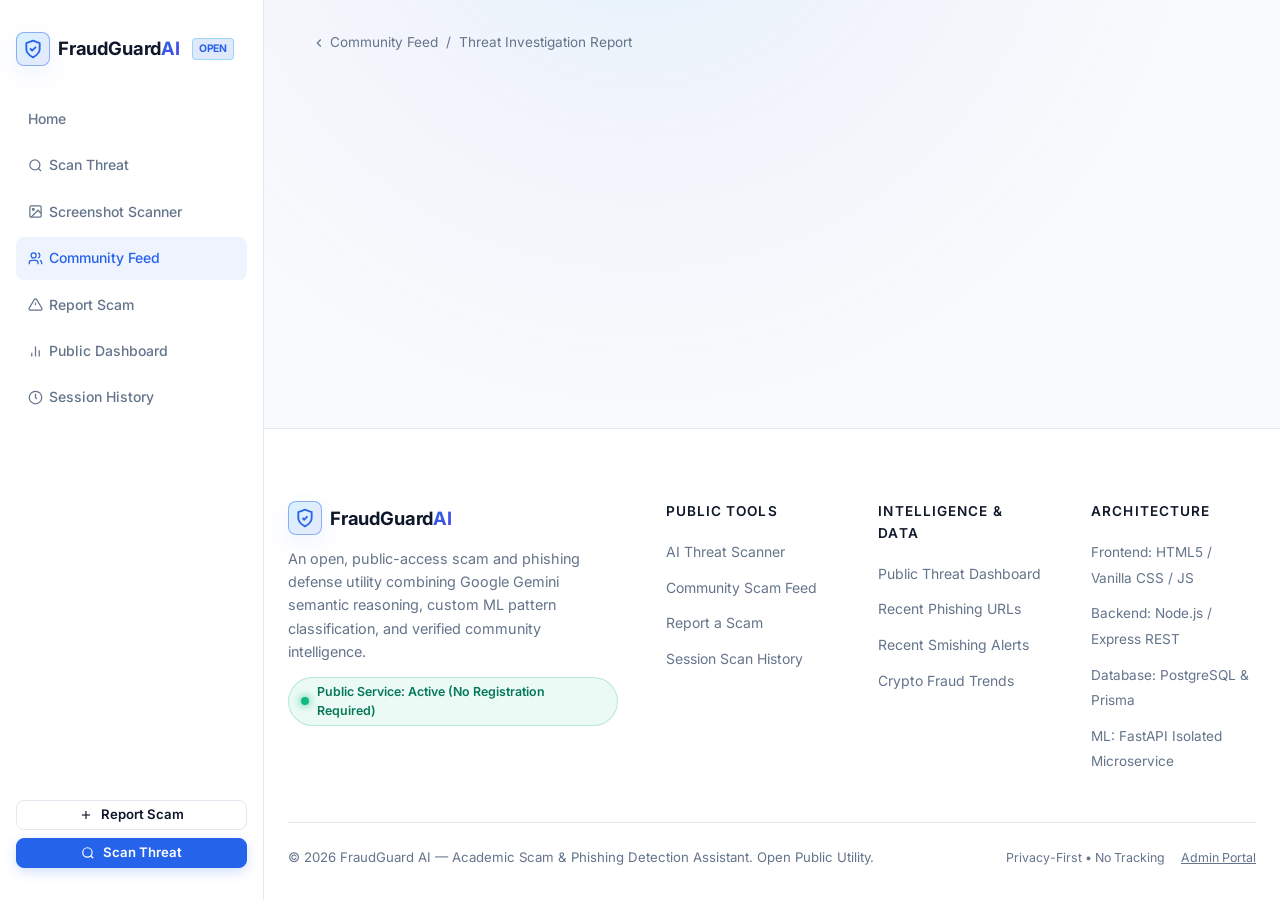
<file: pages/scam-details.html>
<!DOCTYPE html>
<html lang="en">
<head>
  <meta charset="UTF-8">
  <meta name="viewport" content="width=device-width, initial-scale=1.0">
  <meta name="description" content="Investigate detailed scam incident report on FraudGuard AI - evidence breakdown, community consensus, and safety advice.">
  <title>Scam Threat Details — FraudGuard AI</title>

  <!-- Google Fonts -->
  <link rel="preconnect" href="https://fonts.googleapis.com">
  <link rel="preconnect" href="https://fonts.gstatic.com" crossorigin>
  <link href="https://fonts.googleapis.com/css2?family=JetBrains+Mono:wght@400;500;600&family=Plus+Jakarta+Sans:wght@300;400;500;600;700;800&display=swap" rel="stylesheet">

  <!-- Core Design System & Page Styles -->
  <link rel="stylesheet" href="../css/variables.css">
  <link rel="stylesheet" href="../css/base.css">
  <link rel="stylesheet" href="../css/components.css">
  <link rel="stylesheet" href="../css/scam-details.css">
</head>
<body>

  <!-- Shared Navigation Bar Mount -->
  <div id="navbar-mount"></div>

  <!-- Toast Notification Container -->
  <div id="toast-container"></div>

  <main class="main-content">
    <div class="app-container details-container">
      
      <!-- Breadcrumb Navigation -->
      <nav class="details-breadcrumb" aria-label="Breadcrumb">
        <a href="feed.html">
          <svg width="14" height="14" viewBox="0 0 24 24" fill="none" stroke="currentColor" stroke-width="2"><path d="m15 18-6-6 6-6"/></svg>
          <span>Community Feed</span>
        </a>
        <span>/</span>
        <span>Threat Investigation Report</span>
      </nav>

      <!-- Loading State -->
      <div id="details-loading" style="display:none; flex-direction:column; align-items:center; justify-content:center; padding:var(--space-3xl) 0; gap:var(--space-md);">
        <div class="scanner-radar-pulse" style="width:60px; height:60px;"></div>
        <p style="color:var(--text-muted); font-size:0.9rem;">Retrieving threat forensic details...</p>
      </div>

      <!-- Not Found State -->
      <div id="details-not-found" style="display:none; flex-direction:column; align-items:center; justify-content:center; text-align:center; padding:var(--space-3xl) var(--space-lg); background:var(--bg-surface); border:1px solid var(--border-card); border-radius:var(--radius-xl); gap:var(--space-sm);">
        <div class="empty-radar-icon">
          <svg width="34" height="34" viewBox="0 0 24 24" fill="none" stroke="currentColor" stroke-width="2"><circle cx="12" cy="12" r="10"/><line x1="15" y1="9" x2="9" y2="15"/><line x1="9" y1="9" x2="15" y2="15"/></svg>
        </div>
        <h2 style="font-size:1.35rem; color:var(--text-main);">Report Not Found</h2>
        <p style="font-size:0.9rem; color:var(--text-muted); max-width:380px;">The requested scam report does not exist or has been removed by platform moderators.</p>
        <div style="margin-top:var(--space-sm);">
          <a href="feed.html" class="btn btn-primary btn-sm">&larr; Return to Community Feed</a>
        </div>
      </div>

      <!-- Dynamic Report Details Container -->
      <div id="details-content" style="display:none;">
        <!-- Populated dynamically via scam-details.js -->
      </div>

    </div>
  </main>

  <!-- Shared Footer Mount -->
  <div id="footer-mount"></div>

  <!-- Modular Scripts -->
  <script src="../js/config.js"></script>
  <script src="../js/storage.js"></script>
  <script src="../js/components/toast.js"></script>
  <script src="../js/components/navbar.js"></script>
  <script src="../js/components/footer.js"></script>
  <script src="../js/scam-details.js"></script>
</body>
</html>
</file>
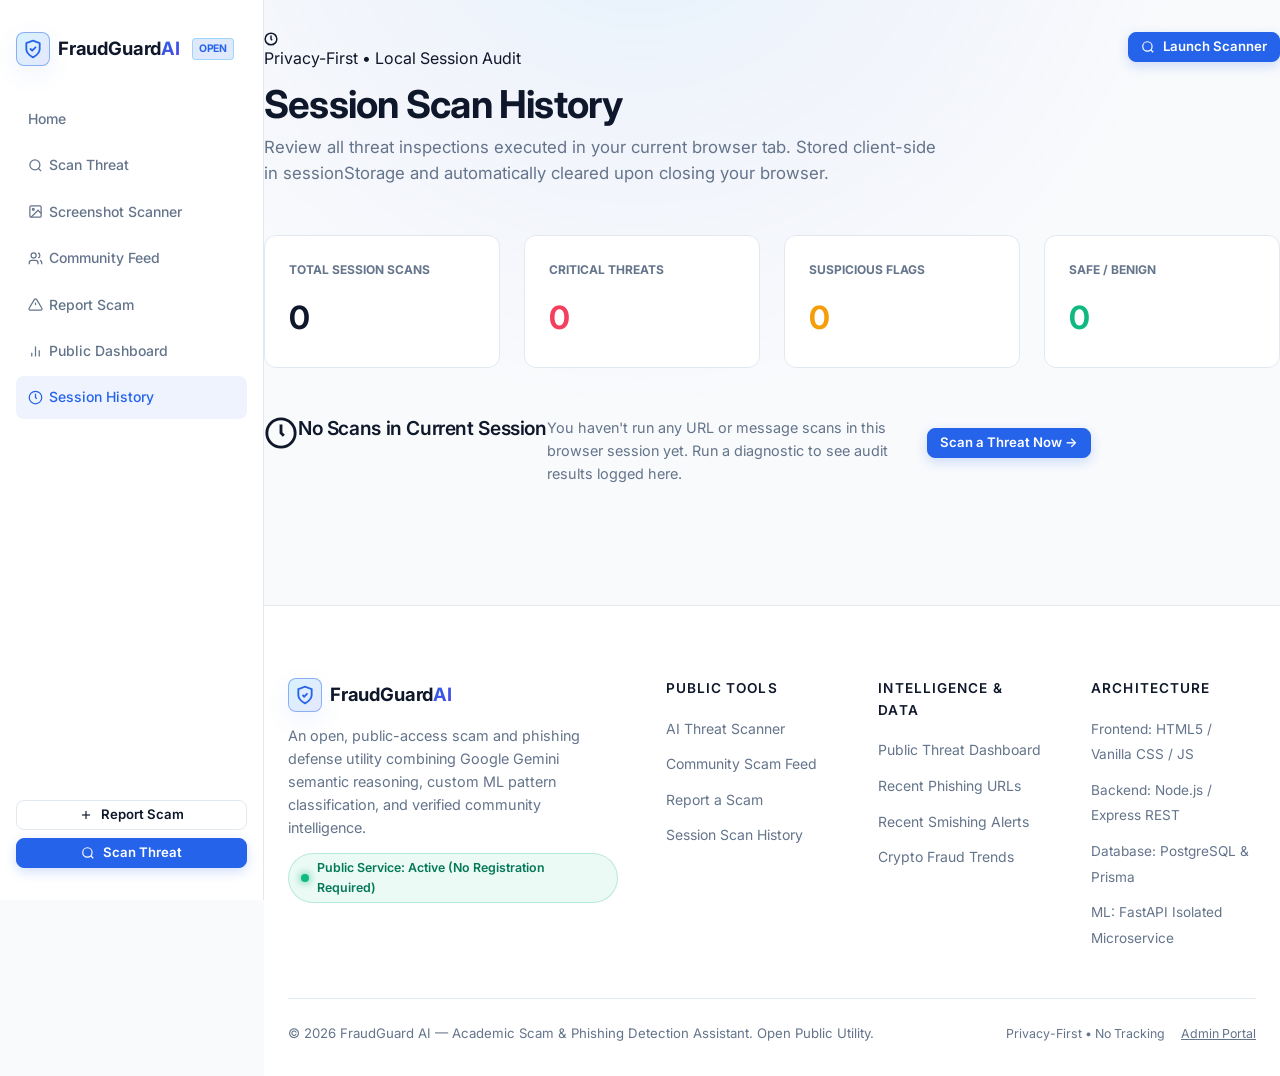
<file: pages/scan-history.html>
<!DOCTYPE html>
<html lang="en">
<head>
  <meta charset="UTF-8">
  <meta name="viewport" content="width=device-width, initial-scale=1.0">
  <meta name="description" content="Session Scan History - Review temporary diagnostic scan logs performed during your active browser session on FraudGuard AI.">
  <title>Session Scan History — FraudGuard AI</title>

  <!-- Google Fonts -->
  <link rel="preconnect" href="https://fonts.googleapis.com">
  <link rel="preconnect" href="https://fonts.gstatic.com" crossorigin>
  <link href="https://fonts.googleapis.com/css2?family=JetBrains+Mono:wght@400;500;600&family=Plus+Jakarta+Sans:wght@300;400;500;600;700;800&display=swap" rel="stylesheet">

  <!-- Core Design System & Page Styles -->
  <link rel="stylesheet" href="../css/variables.css">
  <link rel="stylesheet" href="../css/base.css">
  <link rel="stylesheet" href="../css/components.css">
  <link rel="stylesheet" href="../css/scan-history.css">
</head>
<body>

  <!-- Shared Navigation Bar Mount -->
  <div id="navbar-mount"></div>

  <!-- Toast Notification Container -->
  <div id="toast-container"></div>

  <main class="main-content">
    <div class="app-container history-container">
      
      <!-- Page Header -->
      <div class="history-header">
        <div>
          <div class="hero-pill" style="margin-bottom: var(--space-xs);">
            <svg width="14" height="14" viewBox="0 0 24 24" fill="none" stroke="currentColor" stroke-width="2.5"><circle cx="12" cy="12" r="10"/><polyline points="12 6 12 12 14 14"/></svg>
            <span>Privacy-First • Local Session Audit</span>
          </div>
          <h1 style="font-size: clamp(2rem, 3vw, 2.5rem);">Session Scan History</h1>
          <p style="font-size: 1.05rem; margin-top: 6px; max-width: 680px;">
            Review all threat inspections executed in your current browser tab. Stored client-side in <code>sessionStorage</code> and automatically cleared upon closing your browser.
          </p>
        </div>

        <div>
          <a href="scan.html" class="btn btn-primary btn-sm">
            <svg width="14" height="14" viewBox="0 0 24 24" fill="none" stroke="currentColor" stroke-width="2"><circle cx="11" cy="11" r="8"/><path d="m21 21-4.3-4.3"/></svg>
            Launch Scanner
          </a>
        </div>
      </div>

      <!-- KPI Summary Tiles -->
      <div class="stats-grid" style="margin-bottom: var(--space-xl);">
        <div class="stat-card">
          <span style="font-size:0.75rem; color:var(--text-dim); text-transform:uppercase; font-weight:700;">Total Session Scans</span>
          <div id="history-kpi-total" style="font-size:2rem; font-weight:700; font-family:var(--font-mono); color:var(--text-main); margin-top:4px;">0</div>
        </div>

        <div class="stat-card">
          <span style="font-size:0.75rem; color:var(--text-dim); text-transform:uppercase; font-weight:700;">Critical Threats</span>
          <div id="history-kpi-phish" style="font-size:2rem; font-weight:700; font-family:var(--font-mono); color:var(--danger); margin-top:4px;">0</div>
        </div>

        <div class="stat-card">
          <span style="font-size:0.75rem; color:var(--text-dim); text-transform:uppercase; font-weight:700;">Suspicious Flags</span>
          <div id="history-kpi-suspicious" style="font-size:2rem; font-weight:700; font-family:var(--font-mono); color:var(--warning); margin-top:4px;">0</div>
        </div>

        <div class="stat-card">
          <span style="font-size:0.75rem; color:var(--text-dim); text-transform:uppercase; font-weight:700;">Safe / Benign</span>
          <div id="history-kpi-safe" style="font-size:2rem; font-weight:700; font-family:var(--font-mono); color:var(--success); margin-top:4px;">0</div>
        </div>
      </div>

      <!-- Empty State -->
      <div id="history-empty-state" class="feed-empty-state" style="display:none; margin:var(--space-2xl) 0;">
        <div class="empty-radar-icon">
          <svg width="34" height="34" viewBox="0 0 24 24" fill="none" stroke="currentColor" stroke-width="2"><circle cx="12" cy="12" r="10"/><polyline points="12 6 12 12 14 14"/></svg>
        </div>
        <h3 style="color:var(--text-main); font-size:1.2rem;">No Scans in Current Session</h3>
        <p style="font-size:0.9rem; color:var(--text-muted); max-width:380px;">
          You haven't run any URL or message scans in this browser session yet. Run a diagnostic to see audit results logged here.
        </p>
        <div style="margin-top:var(--space-sm);">
          <a href="scan.html" class="btn btn-primary btn-sm">Scan a Threat Now &rarr;</a>
        </div>
      </div>

      <!-- Main History Content Section -->
      <div id="history-content-section">
        
        <!-- Toolbar -->
        <div class="history-toolbar">
          <div style="display:flex; align-items:center; gap:var(--space-sm); flex:1; max-width:440px;">
            <input type="text" id="history-search-input" class="form-input" style="padding:8px 14px; font-size:0.875rem;" placeholder="Search session targets or risk levels...">
            <select id="history-category-select" class="form-select" style="padding:8px 12px; font-size:0.875rem; width:140px;">
              <option value="ALL">All Types</option>
              <option value="URL">URLs</option>
              <option value="SMS">SMS / Text</option>
              <option value="EMAIL">Emails</option>
              <option value="MESSAGE">Chat Messages</option>
            </select>
          </div>

          <div style="display:flex; align-items:center; gap:var(--space-sm);">
            <button id="history-export-btn" class="btn btn-outline btn-sm">
              <svg width="14" height="14" viewBox="0 0 24 24" fill="none" stroke="currentColor" stroke-width="2"><path d="M21 15v4a2 2 0 0 1-2 2H5a2 2 0 0 1-2-2v-4"/><polyline points="7 10 12 15 17 10"/><line x1="12" y1="15" x2="12" y2="3"/></svg>
              Export JSON Log
            </button>
            <button id="history-clear-btn" class="btn btn-danger btn-sm">
              <svg width="14" height="14" viewBox="0 0 24 24" fill="none" stroke="currentColor" stroke-width="2"><polyline points="3 6 5 6 21 6"/><path d="M19 6v14a2 2 0 0 1-2 2H7a2 2 0 0 1-2-2V6m3 0V4a2 2 0 0 1 2-2h4a2 2 0 0 1 2 2v2"/></svg>
              Clear Session
            </button>
          </div>
        </div>

        <!-- History Table Card -->
        <div class="history-card">
          <div style="overflow-x:auto;">
            <table class="history-table">
              <thead>
                <tr>
                  <th style="width:110px;">Timestamp</th>
                  <th style="width:110px;">Type</th>
                  <th>Target Content Preview</th>
                  <th style="width:180px;">Heuristic Finding</th>
                  <th style="width:90px;">Warnings</th>
                  <th style="width:160px; text-align:right;">Actions</th>
                </tr>
              </thead>
              <tbody id="history-tbody">
                <!-- Populated via scan-history.js -->
              </tbody>
            </table>
          </div>
        </div>

        <!-- Privacy Assurance Note -->
        <div class="privacy-badge-box">
          <svg width="20" height="20" viewBox="0 0 24 24" fill="none" stroke="currentColor" stroke-width="2"><path d="M12 22s8-4 8-10V5l-8-3-8 3v7c0 6 8 10 8 10z"/><path d="m9 12 2 2 4-4"/></svg>
          <div>
            <strong>Zero Persistent Tracking:</strong> Scan targets are stored exclusively inside your browser's temporary <code>sessionStorage</code>. They are never transmitted to analytics providers or stored in general visitor tracking databases.
          </div>
        </div>

      </div>

    </div>
  </main>

  <!-- Shared Footer Mount -->
  <div id="footer-mount"></div>

  <!-- Modular Scripts -->
  <script src="../js/config.js"></script>
  <script src="../js/storage.js"></script>
  <script src="../js/components/toast.js"></script>
  <script src="../js/components/navbar.js"></script>
  <script src="../js/components/footer.js"></script>
  <script src="../js/scan-history.js"></script>
</body>
</html>
</file>
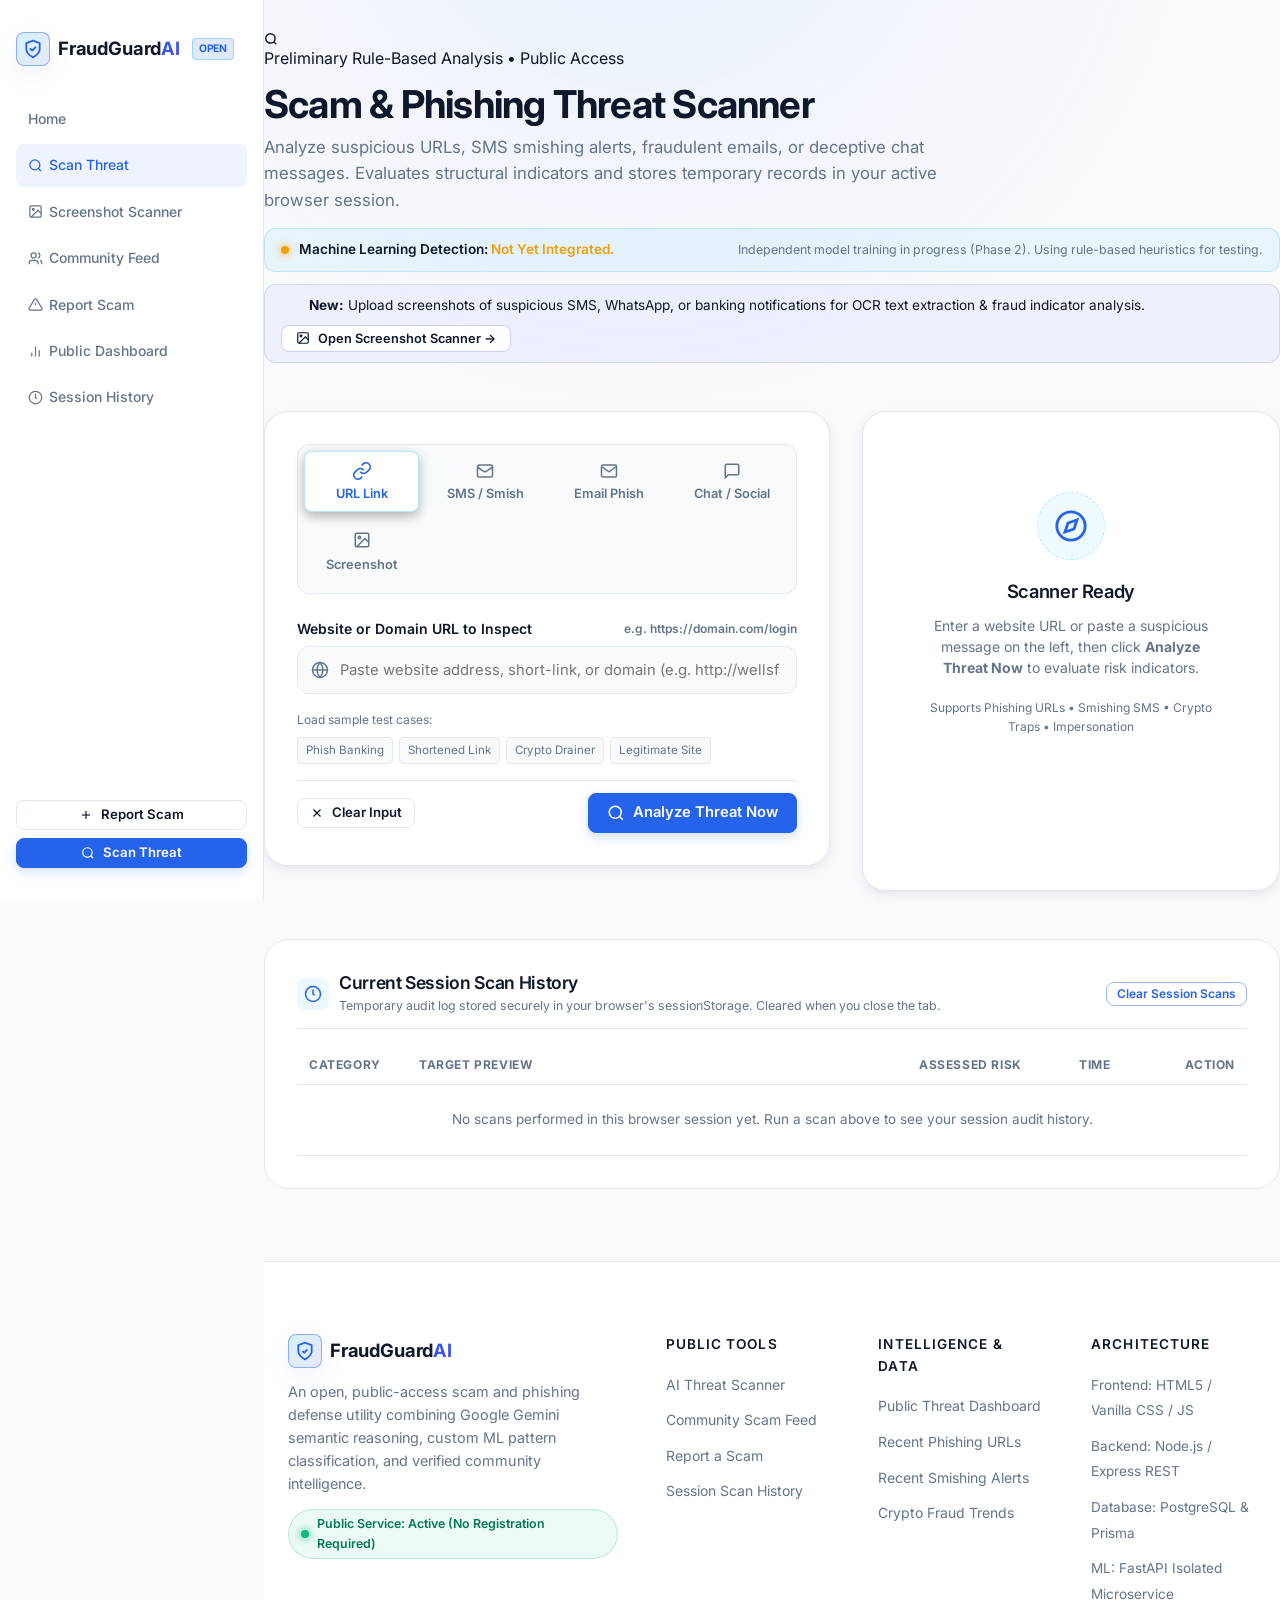
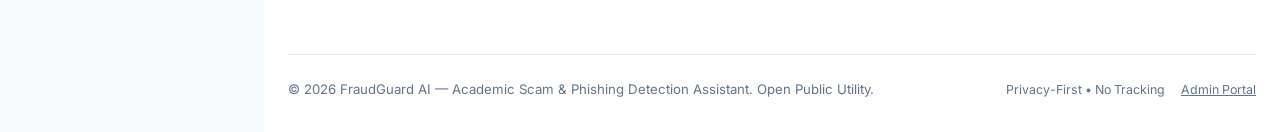
<file: pages/scan.html>
<!DOCTYPE html>
<html lang="en">
<head>
  <meta charset="UTF-8">
  <meta name="viewport" content="width=device-width, initial-scale=1.0">
  <meta name="description" content="FraudGuard AI Threat Scanner - Scan suspicious URLs, SMS smishing, and phishing emails using multi-layered heuristic and AI diagnostics.">
  <title>Threat Scanner — FraudGuard AI</title>

  <!-- Google Fonts -->
  <link rel="preconnect" href="https://fonts.googleapis.com">
  <link rel="preconnect" href="https://fonts.gstatic.com" crossorigin>
  <link href="https://fonts.googleapis.com/css2?family=JetBrains+Mono:wght@400;500;600&family=Plus+Jakarta+Sans:wght@300;400;500;600;700;800&display=swap" rel="stylesheet">

  <!-- Core Design System & Page Styles -->
  <link rel="stylesheet" href="../css/variables.css">
  <link rel="stylesheet" href="../css/base.css">
  <link rel="stylesheet" href="../css/components.css">
  <link rel="stylesheet" href="../css/scan.css">
</head>
<body>

  <!-- Shared Navigation Bar Mount -->
  <div id="navbar-mount"></div>

  <!-- Toast Notification Container -->
  <div id="toast-container"></div>

  <main class="main-content">
    <div class="app-container scanner-container">
      
      <!-- Page Header -->
      <div class="scanner-header">
        <div class="hero-pill" style="margin-bottom: var(--space-xs);">
          <svg width="14" height="14" viewBox="0 0 24 24" fill="none" stroke="currentColor" stroke-width="2.5"><circle cx="11" cy="11" r="8"/><path d="m21 21-4.3-4.3"/></svg>
          <span>Preliminary Rule-Based Analysis • Public Access</span>
        </div>
        <h1 style="font-size: clamp(2rem, 3vw, 2.75rem);">Scam & Phishing Threat Scanner</h1>
        <p style="max-width: 680px; font-size: 1.05rem; margin-top: 6px;">
          Analyze suspicious URLs, SMS smishing alerts, fraudulent emails, or deceptive chat messages. Evaluates structural indicators and stores temporary records in your active browser session.
        </p>

        <!-- Mandatory ML Status Banner -->
        <div style="margin-top: 14px; background: rgba(56, 189, 248, 0.08); border: 1px solid rgba(56, 189, 248, 0.25); border-radius: var(--radius-md); padding: 10px 16px; display: flex; align-items: center; justify-content: space-between; flex-wrap: wrap; gap: 8px;">
          <div style="display: flex; align-items: center; gap: 10px;">
            <span style="display: inline-block; width: 8px; height: 8px; border-radius: 50%; background: var(--warning); box-shadow: 0 0 8px var(--warning);"></span>
            <span style="font-size: 0.85rem; font-weight: 600; color: var(--text-main);">
              Machine Learning Detection: <span style="color: var(--warning);">Not Yet Integrated.</span>
            </span>
          </div>
          <span style="font-size: 0.775rem; color: var(--text-muted);">
            Independent model training in progress (Phase 2). Using rule-based heuristics for testing.
          </span>
        </div>

        <!-- Screenshot Scanner Cross-Link Banner -->
        <div style="margin-top: 12px; background: rgba(129, 140, 248, 0.08); border: 1px solid rgba(129, 140, 248, 0.25); border-radius: var(--radius-md); padding: 10px 16px; display: flex; align-items: center; justify-content: space-between; flex-wrap: wrap; gap: 8px;">
          <div style="display: flex; align-items: center; gap: 10px;">
            <svg width="18" height="18" viewBox="0 0 24 24" fill="none" stroke="var(--accent-indigo)" stroke-width="2" style="flex-shrink:0;"><rect x="3" y="3" width="18" height="18" rx="2" ry="2"/><circle cx="8.5" cy="8.5" r="1.5"/><polyline points="21 15 16 10 5 21"/></svg>
            <span style="font-size: 0.85rem; color: var(--text-main);">
              <strong>New:</strong> Upload screenshots of suspicious SMS, WhatsApp, or banking notifications for OCR text extraction & fraud indicator analysis.
            </span>
          </div>
          <a href="screenshot.html" class="btn btn-secondary btn-sm" style="font-size: 0.8rem; padding: 5px 14px; border-color: rgba(129, 140, 248, 0.4); color: var(--accent-indigo); white-space: nowrap;">
            <svg width="14" height="14" viewBox="0 0 24 24" fill="none" stroke="currentColor" stroke-width="2"><rect x="3" y="3" width="18" height="18" rx="2" ry="2"/><circle cx="8.5" cy="8.5" r="1.5"/><polyline points="21 15 16 10 5 21"/></svg>
            Open Screenshot Scanner &rarr;
          </a>
        </div>
      </div>

      <!-- Main Two-Column Scanner Layout -->
      <div class="scanner-layout">

        <!-- ===================================================================
             LEFT COLUMN: SCANNER INPUT CARD
             =================================================================== -->
        <div class="scanner-card">
          <!-- Input Type Selector Tabs -->
          <div class="scanner-type-nav" role="tablist">
            <button class="scan-type-btn active" data-type="URL" role="tab" aria-selected="true">
              <svg viewBox="0 0 24 24" fill="none" stroke="currentColor" stroke-width="2"><path d="M10 13a5 5 0 0 0 7.54.54l3-3a5 5 0 0 0-7.07-7.07l-1.72 1.71"/><path d="M14 11a5 5 0 0 0-7.54-.54l-3 3a5 5 0 0 0 7.07 7.07l1.71-1.71"/></svg>
              <span>URL Link</span>
            </button>
            <button class="scan-type-btn" data-type="SMS" role="tab" aria-selected="false">
              <svg viewBox="0 0 24 24" fill="none" stroke="currentColor" stroke-width="2"><rect x="2" y="4" width="20" height="16" rx="2"/><path d="m22 7-8.97 5.7a1.94 1.94 0 0 1-2.06 0L2 7"/></svg>
              <span>SMS / Smish</span>
            </button>
            <button class="scan-type-btn" data-type="EMAIL" role="tab" aria-selected="false">
              <svg viewBox="0 0 24 24" fill="none" stroke="currentColor" stroke-width="2"><path d="M4 4h16c1.1 0 2 .9 2 2v12c0 1.1-.9 2-2 2H4c-1.1 0-2-.9-2-2V6c0-1.1.9-2 2-2z"/><polyline points="22,6 12,13 2,6"/></svg>
              <span>Email Phish</span>
            </button>
            <button class="scan-type-btn" data-type="MESSAGE" role="tab" aria-selected="false">
              <svg viewBox="0 0 24 24" fill="none" stroke="currentColor" stroke-width="2"><path d="M21 15a2 2 0 0 1-2 2H7l-4 4V5a2 2 0 0 1 2-2h14a2 2 0 0 1 2 2z"/></svg>
              <span>Chat / Social</span>
            </button>
            <a href="screenshot.html" class="scan-type-btn" role="tab" style="text-decoration: none;" title="Upload screenshot for OCR & scam indicator analysis">
              <svg viewBox="0 0 24 24" fill="none" stroke="currentColor" stroke-width="2"><rect x="3" y="3" width="18" height="18" rx="2" ry="2"/><circle cx="8.5" cy="8.5" r="1.5"/><polyline points="21 15 16 10 5 21"/></svg>
              <span>Screenshot</span>
            </a>
          </div>

          <!-- URL Input Container -->
          <div id="url-input-container" class="scanner-input-wrapper">
            <label class="form-label" for="scan-url-field">
              <span>Website or Domain URL to Inspect</span>
              <span style="font-size:0.75rem; color:var(--text-dim);">e.g. https://domain.com/login</span>
            </label>
            <div style="position:relative; margin-top:6px;">
              <span class="url-prefix-icon">
                <svg width="18" height="18" viewBox="0 0 24 24" fill="none" stroke="currentColor" stroke-width="2"><circle cx="12" cy="12" r="10"/><line x1="2" y1="12" x2="22" y2="12"/><path d="M12 2a15.3 15.3 0 0 1 4 10 15.3 15.3 0 0 1-4 10 15.3 15.3 0 0 1-4-10 15.3 15.3 0 0 1 4-10z"/></svg>
              </span>
              <input type="text" id="scan-url-field" class="scan-url-input" placeholder="Paste website address, short-link, or domain (e.g. http://wellsfargo-verify.top)..." spellcheck="false" autocomplete="off">
            </div>
          </div>

          <!-- Text / SMS / Email / Chat Textarea Container -->
          <div id="text-input-container" class="scanner-input-wrapper" style="display:none;">
            <div class="form-label">
              <span id="text-field-label">Paste Suspicious Message Content</span>
              <span class="char-counter" id="char-count">0 / 2500 chars</span>
            </div>
            <textarea id="scan-text-field" class="scan-textarea" style="margin-top:6px;" placeholder="Paste the message content, sender info, urgency requests, or verification codes here..." maxlength="2500"></textarea>
          </div>

          <!-- Auxiliary Row: Sample Presets -->
          <div class="input-meta-row">
            <span style="font-size:0.75rem; color:var(--text-dim);">Load sample test cases:</span>
            <div id="sample-presets" class="scanner-presets">
              <!-- Rendered via scan.js -->
            </div>
          </div>

          <!-- Action Buttons Bar -->
          <div class="scanner-actions">
            <button id="scan-clear-btn" class="btn btn-secondary btn-sm" type="button">
              <svg width="14" height="14" viewBox="0 0 24 24" fill="none" stroke="currentColor" stroke-width="2"><line x1="18" y1="6" x2="6" y2="18"/><line x1="6" y1="6" x2="18" y2="18"/></svg>
              Clear Input
            </button>
            <button id="scan-submit-btn" class="btn btn-primary" type="button">
              <svg width="18" height="18" viewBox="0 0 24 24" fill="none" stroke="currentColor" stroke-width="2"><circle cx="11" cy="11" r="8"/><path d="m21 21-4.3-4.3"/></svg>
              Analyze Threat Now
            </button>
          </div>
        </div>

        <!-- ===================================================================
             RIGHT COLUMN: DIAGNOSTIC RESULTS CARD
             =================================================================== -->
        <div class="results-card">
          
          <!-- State 1: Empty / Waiting State -->
          <div id="results-empty" class="results-empty-state">
            <div class="empty-radar-icon">
              <svg width="34" height="34" viewBox="0 0 24 24" fill="none" stroke="currentColor" stroke-width="2"><circle cx="12" cy="12" r="10"/><polygon points="16.24 7.76 14.12 14.12 7.76 16.24 9.88 9.88 16.24 7.76"/></svg>
            </div>
            <h3 style="font-size:1.15rem; color:var(--text-main);">Scanner Ready</h3>
            <p style="font-size:0.875rem; max-width:320px; line-height:1.5;">
              Enter a website URL or paste a suspicious message on the left, then click <strong>Analyze Threat Now</strong> to evaluate risk indicators.
            </p>
            <div style="font-size:0.75rem; color:var(--text-dim); margin-top:8px;">
              Supports Phishing URLs • Smishing SMS • Crypto Traps • Impersonation
            </div>
          </div>

          <!-- State 2: Loading State -->
          <div id="results-loading" class="results-loading-state">
            <div class="scanner-radar-pulse"></div>
            <div>
              <h3 style="font-size:1.1rem; color:var(--text-main);">Running Diagnostic Check...</h3>
              <p style="font-size:0.825rem; color:var(--text-muted); margin-top:4px;">
                Checking structural heuristics, deceptive tokens, masked routes & coercion cues.
              </p>
            </div>
          </div>

          <!-- State 3: Active Results State -->
          <div id="results-active" class="results-active-state">
            
            <!-- Result Header with Badges -->
            <div class="result-header-row">
              <div style="display:flex; align-items:center; gap:8px;">
                <span id="result-risk-badge" class="badge badge-danger">
                  <span class="badge-dot"></span> Phishing Threat
                </span>
                <span id="result-confidence-badge" class="badge badge-info" style="font-size:0.7rem;">Confidence: High</span>
              </div>
              <span id="result-engine-badge" class="badge badge-glass" style="font-size:0.65rem; color:var(--text-dim);">Heuristic Engine</span>
            </div>

            <!-- Risk Score Hero Box -->
            <div class="result-score-hero">
              <div id="result-score-box" class="radial-score-box">
                <span id="result-score-num">88</span>
                <span>/ 100</span>
              </div>
              <div class="score-details-col">
                <div style="display:flex; justify-content:space-between; align-items:center;">
                  <span style="font-size:0.85rem; font-weight:700; color:var(--text-main);">Heuristic Risk Indicator</span>
                  <span style="font-size:0.75rem; color:var(--text-muted);">Rule-Based Finding</span>
                </div>
                <div class="score-progress-track">
                  <div id="result-score-bar" class="score-progress-bar" style="width:88%; background-color:var(--danger);"></div>
                </div>
                <div style="display:flex; justify-content:space-between; font-size:0.7rem; color:var(--text-dim);">
                  <span>0 (Safe)</span>
                  <span>30 (Suspicious)</span>
                  <span>70+ (Critical Phish)</span>
                </div>
              </div>
            </div>

            <!-- Semantic Explanation -->
            <div>
              <div style="font-size:0.8rem; font-weight:700; text-transform:uppercase; letter-spacing:0.05em; color:var(--text-dim); margin-bottom:4px;">
                Diagnostic Summary
              </div>
              <p id="result-explanation-text" style="font-size:0.875rem; color:var(--text-muted); line-height:1.5;">
                Multiple high-risk indicators found. This content displays classic hallmarks of a phishing campaign aimed at harvesting credentials.
              </p>
            </div>

            <!-- Detected Warning Signs -->
            <div>
              <div style="font-size:0.8rem; font-weight:700; text-transform:uppercase; letter-spacing:0.05em; color:var(--text-dim); margin-bottom:6px;">
                Detected Warning Flags
              </div>
              <ul id="result-findings-list" class="findings-list">
                <!-- Populated via scan.js -->
              </ul>
            </div>

            <!-- Recommended Actions Box -->
            <div class="recommendations-box">
              <div class="recommendations-title">
                <svg width="15" height="15" viewBox="0 0 24 24" fill="none" stroke="var(--primary)" stroke-width="2"><path d="M12 22s8-4 8-10V5l-8-3-8 3v7c0 6 8 10 8 10z"/><path d="m9 12 2 2 4-4"/></svg>
                <span>Recommended Safety Steps</span>
              </div>
              <ul id="result-recommendations-list" class="recommendations-list">
                <!-- Populated via scan.js -->
              </ul>
            </div>

            <!-- Community Report Bridge CTA -->
            <div style="display:flex; justify-content:space-between; align-items:center; padding-top:8px; border-top:1px solid var(--border-subtle); flex-wrap:wrap; gap:8px;">
              <span style="font-size:0.75rem; color:var(--text-dim);">Help warn others about this threat:</span>
              <button id="result-report-bridge-btn" class="btn btn-secondary btn-sm" type="button" style="color:var(--primary); border-color:var(--border-focus);">
                <svg width="14" height="14" viewBox="0 0 24 24" fill="none" stroke="currentColor" stroke-width="2"><line x1="12" y1="5" x2="12" y2="19"/><line x1="5" y1="12" x2="19" y2="12"/></svg>
                Publish to Community Feed &rarr;
              </button>
            </div>

            <!-- Engine Transparency Note -->
            <div class="engine-disclaimer-pill">
              <svg width="14" height="14" viewBox="0 0 24 24" fill="none" stroke="currentColor" stroke-width="2" style="flex-shrink:0; margin-top:2px;"><circle cx="12" cy="12" r="10"/><line x1="12" y1="16" x2="12" y2="12"/><line x1="12" y1="8" x2="12.01" y2="8"/></svg>
              <span>
                <strong>Diagnostic Transparency:</strong> Results above are evaluated via deterministic structural heuristics. When connected to the Express backend, scans are augmented with Google Gemini semantic reasoning and custom ML classification models.
              </span>
            </div>

          </div>

        </div>

      </div>

      <!-- =====================================================================
           SESSION SCAN AUDIT HISTORY (Stored in sessionStorage)
           ===================================================================== -->
      <section id="session-history-widget" class="session-history-widget">
        <div class="session-history-header">
          <div style="display:flex; align-items:center; gap:10px;">
            <div style="width:32px; height:32px; border-radius:var(--radius-sm); background:rgba(56, 189, 248, 0.1); display:flex; align-items:center; justify-content:center; color:var(--primary);">
              <svg width="18" height="18" viewBox="0 0 24 24" fill="none" stroke="currentColor" stroke-width="2"><circle cx="12" cy="12" r="10"/><polyline points="12 6 12 12 14 14"/></svg>
            </div>
            <div>
              <h3 style="font-size:1.1rem; color:var(--text-main);">Current Session Scan History</h3>
              <p style="font-size:0.775rem; color:var(--text-dim); margin-top:2px;">
                Temporary audit log stored securely in your browser's <code>sessionStorage</code>. Cleared when you close the tab.
              </p>
            </div>
          </div>
          <button id="clear-session-history-btn" class="btn btn-outline btn-sm" type="button" style="font-size:0.75rem; padding:4px 10px;">
            Clear Session Scans
          </button>
        </div>

        <div style="overflow-x:auto;">
          <table class="session-scans-table">
            <thead>
              <tr>
                <th style="width:110px;">Category</th>
                <th>Target Preview</th>
                <th style="width:160px;">Assessed Risk</th>
                <th style="width:100px;">Time</th>
                <th style="width:80px; text-align:right;">Action</th>
              </tr>
            </thead>
            <tbody id="session-scans-tbody">
              <!-- Populated via scan.js -->
            </tbody>
          </table>
        </div>
      </section>

    </div>
  </main>

  <!-- Shared Footer Mount -->
  <div id="footer-mount"></div>

  <!-- Modular Scripts -->
  <script src="../js/config.js"></script>
  <script src="../js/storage.js"></script>
  <script src="../js/components/toast.js"></script>
  <script src="../js/components/navbar.js"></script>
  <script src="../js/components/footer.js"></script>
  <script src="../js/scan.js"></script>
</body>
</html>
</file>
<file: css/variables.css>
/**
 * FraudGuard AI - Design System Variables & Tokens
 * FraudGuard AI light enterprise theme.
 */

:root {
  /* Color Palette - Core Canvas & Surfaces */
  --bg-primary: #F8FAFC;
  --bg-secondary: #FFFFFF;
  --bg-surface: #FFFFFF;
  --bg-surface-hover: #F1F5F9;
  --bg-glass: rgba(255, 255, 255, 0.96);
  --bg-glass-card: #FFFFFF;
  --bg-glass-subtle: #F1F5F9;

  /* Borders & Dividers */
  --border-subtle: #E2E8F0;
  --border-card: #E2E8F0;
  --border-focus: rgba(37, 99, 235, 0.45);
  --border-glass: #E2E8F0;

  /* Primary Brand & AI Accent */
  --primary: #2563EB;
  --primary-glow: rgba(37, 99, 235, 0.14);
  --primary-hover: #1D4ED8;
  --secondary: #4F46E5;
  --secondary-glow: rgba(79, 70, 229, 0.14);
  --accent-purple: #c084fc;      /* AI Magenta / Purple */

  /* Semantic Status Colors */
  --danger: #f43f5e;            /* High Risk / Phishing / Scam */
  --danger-glow: rgba(244, 63, 94, 0.35);
  --danger-bg: rgba(244, 63, 94, 0.12);
  --danger-border: rgba(244, 63, 94, 0.3);

  --warning: #f59e0b;           /* Suspicious / Medium Risk */
  --warning-glow: rgba(245, 158, 11, 0.35);
  --warning-bg: rgba(245, 158, 11, 0.12);
  --warning-border: rgba(245, 158, 11, 0.3);

  --success: #10b981;           /* Legitimate / Safe */
  --success-glow: rgba(16, 185, 129, 0.35);
  --success-bg: rgba(16, 185, 129, 0.12);
  --success-border: rgba(16, 185, 129, 0.3);

  --info: #0ea5e9;              /* Neutral Analysis / System */
  --info-bg: rgba(14, 165, 233, 0.12);

  /* Typography Colors */
  --text-main: #0F172A;
  --text-muted: #64748B;
  --text-dim: #64748B;
  --text-inverse: #FFFFFF;

  /* Typography Families */
  --font-sans: 'Inter', -apple-system, BlinkMacSystemFont, 'Segoe UI', Roboto, Oxygen, Ubuntu, Cantarell, sans-serif;
  --font-mono: 'Inter', -apple-system, BlinkMacSystemFont, 'Segoe UI', sans-serif;

  /* Spacing Scale */
  --space-2xs: 0.25rem;  /* 4px */
  --space-xs: 0.5rem;   /* 8px */
  --space-sm: 0.75rem;  /* 12px */
  --space-md: 1rem;     /* 16px */
  --space-lg: 1.5rem;   /* 24px */
  --space-xl: 2rem;     /* 32px */
  --space-2xl: 3rem;    /* 48px */
  --space-3xl: 4.5rem;  /* 72px */

  /* Radius */
  --radius-xs: 4px;
  --radius-sm: 8px;
  --radius-md: 12px;
  --radius-lg: 16px;
  --radius-xl: 24px;
  --radius-full: 9999px;

  /* Shadows & Glows */
  --shadow-sm: 0 1px 3px rgba(15, 23, 42, 0.08);
  --shadow-md: 0 4px 12px rgba(15, 23, 42, 0.08);
  --shadow-lg: 0 10px 25px -5px rgba(15, 23, 42, 0.14);
  --shadow-glow-cyan: 0 8px 24px rgba(37, 99, 235, 0.08);
  --shadow-glow-indigo: 0 8px 24px rgba(79, 70, 229, 0.08);
  --shadow-glow-danger: 0 0 25px rgba(244, 63, 94, 0.15);

  /* Transitions */
  --transition-fast: 150ms cubic-bezier(0.4, 0, 0.2, 1);
  --transition-normal: 250ms cubic-bezier(0.4, 0, 0.2, 1);
  --transition-slow: 400ms cubic-bezier(0.16, 1, 0.3, 1);

  /* Container Max Width */
  --max-width: 1240px;
  --header-height: 100vh;
  --sidebar-width: 264px;
}
</file>
<file: css/base.css>
/**
 * FraudGuard AI - Base Styles & Typography Reset
 */

@import url('https://fonts.googleapis.com/css2?family=Inter:wght@400;500;600;700&display=swap');

*, *::before, *::after {
  box-sizing: border-box;
  margin: 0;
  padding: 0;
}

html {
  font-size: 16px;
  scroll-behavior: smooth;
  color-scheme: light;
}

body {
  font-family: var(--font-sans);
  background-color: var(--bg-primary);
  color: var(--text-main);
  line-height: 1.6;
  min-height: 100vh;
  display: flex;
  flex-direction: column;
  overflow-x: hidden;
  -webkit-font-smoothing: antialiased;
  -moz-osx-font-smoothing: grayscale;
}

/* Background atmospheric cyber glow */
body::before {
  content: '';
  position: fixed;
  top: 0;
  left: 50%;
  transform: translateX(-50%);
  width: 100vw;
  height: 600px;
  background: radial-gradient(circle 800px at 50% -150px, rgba(56, 189, 248, 0.12), rgba(129, 140, 248, 0.05), transparent 70%);
  pointer-events: none;
  z-index: 0;
}

/* Typography elements */
h1, h2, h3, h4, h5, h6 {
  font-weight: 600;
  line-height: 1.25;
  color: var(--text-main);
  letter-spacing: -0.02em;
}

h1 {
  font-size: clamp(2.25rem, 4vw + 1rem, 3.5rem);
  font-weight: 700;
}

h2 {
  font-size: clamp(1.75rem, 2.5vw + 0.5rem, 2.35rem);
}

h3 {
  font-size: 1.35rem;
}

p {
  color: var(--text-muted);
}

a {
  color: var(--primary);
  text-decoration: none;
  transition: color var(--transition-fast);
}

a:hover {
  color: var(--primary-hover);
}

img, svg {
  display: block;
  max-width: 100%;
}

button, input, select, textarea {
  font-family: inherit;
  font-size: inherit;
  color: inherit;
}

button {
  cursor: pointer;
  border: none;
  background: none;
}

code, pre {
  font-family: var(--font-mono);
}

/* Scrollbar customization */
::-webkit-scrollbar {
  width: 8px;
  height: 8px;
}

::-webkit-scrollbar-track {
  background: var(--bg-primary);
}

::-webkit-scrollbar-thumb {
  background: #CBD5E1;
  border-radius: var(--radius-full);
}

::-webkit-scrollbar-thumb:hover {
  background: #94A3B8;
}

/* Main Layout & Containers */
.app-container {
  width: 100%;
  max-width: var(--max-width);
  margin: 0 auto;
  padding: 0 var(--space-lg);
  position: relative;
  z-index: 1;
}

.main-content {
  flex: 1;
  display: flex;
  flex-direction: column;
  margin-left: var(--sidebar-width);
}

.site-footer {
  margin-left: var(--sidebar-width);
}

.page-section {
  padding: var(--space-3xl) 0;
  position: relative;
}

/* Text Gradient Utilities */
.gradient-text-cyan {
  background: linear-gradient(135deg, #2563EB 0%, #4F46E5 100%);
  -webkit-background-clip: text;
  -webkit-text-fill-color: transparent;
}

.gradient-text-gold {
  background: linear-gradient(135deg, #fbbf24 0%, #f59e0b 100%);
  -webkit-background-clip: text;
  -webkit-text-fill-color: transparent;
}

.gradient-text-danger {
  background: linear-gradient(135deg, #fb7185 0%, #e11d48 100%);
  -webkit-background-clip: text;
  -webkit-text-fill-color: transparent;
}

/* Accessibility */
.sr-only {
  position: absolute;
  width: 1px;
  height: 1px;
  padding: 0;
  margin: -1px;
  overflow: hidden;
  clip: rect(0, 0, 0, 0);
  white-space: nowrap;
  border: 0;
}
</file>
<file: css/components.css>
/**
 * FraudGuard AI - Reusable UI Components
 */

/* ==========================================================================
   1. NAVIGATION BAR
   ========================================================================== */
.site-header {
  position: fixed;
  top: 0;
  left: 0;
  width: var(--sidebar-width);
  height: 100vh;
  height: 100dvh;
  background: var(--bg-secondary);
  border-right: 1px solid var(--border-subtle);
  z-index: 1000;
  display: flex;
  align-items: center;
  overflow-y: auto;
}

.header-inner {
  display: flex;
  align-items: stretch;
  justify-content: flex-start;
  flex-direction: column;
  gap: var(--space-xl);
  width: 100%;
  min-height: 100%;
  max-width: none;
  margin: 0;
  padding: var(--space-xl) var(--space-md);
}

.brand-logo {
  display: flex;
  align-items: center;
  gap: var(--space-xs);
  text-decoration: none;
  font-size: 1.15rem;
  font-weight: 700;
  color: var(--text-main);
  letter-spacing: -0.01em;
}

.brand-icon {
  width: 34px;
  height: 34px;
  background: linear-gradient(135deg, rgba(56, 189, 248, 0.2), rgba(129, 140, 248, 0.2));
  border: 1px solid var(--border-focus);
  border-radius: var(--radius-sm);
  display: flex;
  align-items: center;
  justify-content: center;
  color: var(--primary);
  box-shadow: var(--shadow-glow-cyan);
}

.brand-badge {
  font-size: 0.65rem;
  padding: 2px 6px;
  background: var(--primary-glow);
  color: var(--primary);
  border-radius: var(--radius-xs);
  border: 1px solid rgba(56, 189, 248, 0.4);
  text-transform: uppercase;
  font-weight: 700;
  margin-left: 4px;
}

.nav-links {
  display: flex;
  align-items: stretch;
  flex-direction: column;
  list-style: none;
  gap: 4px;
}

.nav-link {
  display: flex;
  align-items: center;
  gap: 6px;
  padding: 10px 12px;
  font-size: 0.875rem;
  font-weight: 500;
  color: var(--text-muted);
  border-radius: var(--radius-sm);
  transition: all var(--transition-fast);
}

.nav-link:hover {
  color: var(--text-main);
  background: var(--bg-glass-subtle);
}

.nav-link.active {
  color: var(--primary);
  background: rgba(37, 99, 235, 0.08);
  font-weight: 500;
}

.nav-actions {
  display: flex;
  flex-direction: column;
  align-items: stretch;
  gap: var(--space-xs);
  margin-top: auto;
}

.mobile-menu-btn {
  display: none;
  padding: 8px;
  color: var(--text-main);
  border-radius: var(--radius-sm);
}

/* ==========================================================================
   2. BUTTONS
   ========================================================================== */
.btn {
  display: inline-flex;
  align-items: center;
  justify-content: center;
  gap: 8px;
  font-weight: 600;
  font-size: 0.925rem;
  padding: 10px 18px;
  border-radius: var(--radius-sm);
  transition: all var(--transition-fast);
  cursor: pointer;
  white-space: nowrap;
  line-height: 1.2;
  text-decoration: none;
}

.btn-sm {
  padding: 6px 12px;
  font-size: 0.825rem;
}

.btn-lg {
  padding: 14px 28px;
  font-size: 1.05rem;
  border-radius: var(--radius-md);
}

.btn-primary {
  background: var(--primary);
  color: #FFFFFF;
  box-shadow: 0 4px 12px rgba(37, 99, 235, 0.2);
  border: 1px solid var(--primary);
}

.btn-primary:hover {
  background: var(--primary-hover);
  color: #ffffff;
  transform: translateY(-2px);
  box-shadow: 0 6px 20px rgba(37, 99, 235, 0.25);
}

.btn-secondary {
  background: var(--bg-surface);
  color: var(--text-main);
  border: 1px solid var(--border-card);
}

.btn-secondary:hover {
  background: var(--bg-surface-hover);
  border-color: var(--text-muted);
  transform: translateY(-2px);
}

.btn-outline {
  background: transparent;
  color: var(--primary);
  border: 1px solid var(--border-focus);
}

.btn-outline:hover {
  background: rgba(56, 189, 248, 0.1);
  color: var(--primary-hover);
  border-color: var(--primary);
}

.btn-danger {
  background: linear-gradient(135deg, #e11d48 0%, #f43f5e 100%);
  color: #ffffff;
  box-shadow: 0 4px 15px rgba(244, 63, 94, 0.3);
}

.btn-danger:hover {
  background: #be123c;
  transform: translateY(-2px);
  box-shadow: 0 6px 20px rgba(244, 63, 94, 0.5);
}

.btn-glass {
  background: var(--bg-glass-subtle);
  border: 1px solid var(--border-subtle);
  color: var(--text-main);
  backdrop-filter: blur(8px);
}

.btn-glass:hover {
  background: #F1F5F9;
  border-color: var(--border-card);
}

/* ==========================================================================
   3. CARDS & CONTAINERS
   ========================================================================== */
.card {
  background: var(--bg-surface);
  border: 1px solid var(--border-card);
  border-radius: var(--radius-lg);
  padding: var(--space-xl);
  transition: transform var(--transition-normal), border-color var(--transition-normal), box-shadow var(--transition-normal);
  position: relative;
  overflow: hidden;
}

.card-glass {
  background: var(--bg-glass-card);
  backdrop-filter: blur(16px);
  -webkit-backdrop-filter: blur(16px);
  border: 1px solid var(--border-glass);
}

.card-interactive:hover {
  transform: translateY(-4px);
  border-color: rgba(56, 189, 248, 0.4);
  box-shadow: var(--shadow-glow-cyan);
}

.card-header {
  display: flex;
  align-items: center;
  justify-content: space-between;
  margin-bottom: var(--space-md);
  padding-bottom: var(--space-sm);
  border-bottom: 1px solid var(--border-subtle);
}

.card-title {
  font-size: 1.25rem;
  font-weight: 600;
  display: flex;
  align-items: center;
  gap: 8px;
}

.card-desc {
  font-size: 0.925rem;
  color: var(--text-muted);
  line-height: 1.5;
}

/* ==========================================================================
   4. BADGES & STATUS PILLS
   ========================================================================== */
.badge {
  display: inline-flex;
  align-items: center;
  gap: 6px;
  font-size: 0.775rem;
  font-weight: 700;
  padding: 4px 10px;
  border-radius: var(--radius-full);
  text-transform: uppercase;
  letter-spacing: 0.04em;
  line-height: 1;
}

.badge-dot {
  width: 6px;
  height: 6px;
  border-radius: 50%;
}

.badge-danger {
  background: var(--danger-bg);
  color: #BE123C;
  border: 1px solid var(--danger-border);
}
.badge-danger .badge-dot { background: var(--danger); box-shadow: 0 0 6px var(--danger); }

.badge-warning {
  background: var(--warning-bg);
  color: #92400E;
  border: 1px solid var(--warning-border);
}
.badge-warning .badge-dot { background: var(--warning); box-shadow: 0 0 6px var(--warning); }

.badge-success {
  background: var(--success-bg);
  color: #047857;
  border: 1px solid var(--success-border);
}
.badge-success .badge-dot { background: var(--success); box-shadow: 0 0 6px var(--success); }

.badge-info {
  background: var(--info-bg);
  color: #0369A1;
  border: 1px solid rgba(14, 165, 233, 0.3);
}
.badge-info .badge-dot { background: var(--info); box-shadow: 0 0 6px var(--info); }

.badge-primary {
  background: rgba(56, 189, 248, 0.12);
  color: var(--primary);
  border: 1px solid rgba(56, 189, 248, 0.3);
}

/* ==========================================================================
   5. STATS TILES
   ========================================================================== */
.stats-grid {
  display: grid;
  grid-template-columns: repeat(auto-fit, minmax(220px, 1fr));
  gap: var(--space-lg);
}

.stat-card {
  background: var(--bg-glass-card);
  border: 1px solid var(--border-card);
  border-radius: var(--radius-md);
  padding: var(--space-lg);
  backdrop-filter: blur(12px);
  display: flex;
  flex-direction: column;
  gap: var(--space-xs);
  position: relative;
}

.stat-icon {
  width: 42px;
  height: 42px;
  border-radius: var(--radius-sm);
  display: flex;
  align-items: center;
  justify-content: center;
  background: rgba(56, 189, 248, 0.1);
  color: var(--primary);
  margin-bottom: var(--space-xs);
}

.stat-value {
  font-size: 2.25rem;
  font-weight: 700;
  color: var(--text-main);
  letter-spacing: -0.02em;
  line-height: 1.1;
}

.stat-label {
  font-size: 0.85rem;
  color: var(--text-muted);
  font-weight: 500;
  text-transform: uppercase;
  letter-spacing: 0.05em;
}

/* ==========================================================================
   6. FORMS & INPUTS
   ========================================================================== */
.form-group {
  display: flex;
  flex-direction: column;
  gap: 8px;
  margin-bottom: var(--space-lg);
}

.form-label {
  font-size: 0.875rem;
  font-weight: 600;
  color: var(--text-main);
  display: flex;
  align-items: center;
  justify-content: space-between;
}

.form-input, .form-textarea, .form-select {
  width: 100%;
  background: #FFFFFF;
  border: 1px solid var(--border-card);
  border-radius: var(--radius-sm);
  padding: 12px 16px;
  color: var(--text-main);
  font-size: 0.95rem;
  transition: border-color var(--transition-fast), box-shadow var(--transition-fast);
  outline: none;
}

.form-input:focus, .form-textarea:focus, .form-select:focus {
  border-color: var(--primary);
  box-shadow: 0 0 0 3px var(--primary-glow);
}

.form-input::placeholder, .form-textarea::placeholder {
  color: var(--text-dim);
}

.form-helper {
  font-size: 0.8rem;
  color: var(--text-muted);
}

.form-error {
  font-size: 0.8rem;
  color: var(--danger);
  font-weight: 500;
}

/* ==========================================================================
   7. TOAST NOTIFICATION CONTAINER
   ========================================================================== */
#toast-container {
  position: fixed;
  bottom: 24px;
  right: 24px;
  display: flex;
  flex-direction: column;
  gap: 12px;
  z-index: 9999;
  max-width: 380px;
  width: 100%;
  pointer-events: none;
}

.toast {
  pointer-events: auto;
  display: flex;
  align-items: flex-start;
  gap: 12px;
  background: var(--bg-surface);
  border: 1px solid var(--border-card);
  border-radius: var(--radius-md);
  padding: 14px 18px;
  box-shadow: var(--shadow-lg);
  animation: toastSlideIn 0.3s cubic-bezier(0.16, 1, 0.3, 1) forwards;
  position: relative;
  overflow: hidden;
}

.toast-success { border-left: 4px solid var(--success); }
.toast-error { border-left: 4px solid var(--danger); }
.toast-warning { border-left: 4px solid var(--warning); }
.toast-info { border-left: 4px solid var(--primary); }

.toast-content {
  flex: 1;
}

.toast-title {
  font-size: 0.9rem;
  font-weight: 600;
  color: var(--text-main);
  margin-bottom: 2px;
}

.toast-message {
  font-size: 0.825rem;
  color: var(--text-muted);
}

.toast-close {
  color: var(--text-dim);
  font-size: 1.25rem;
  line-height: 1;
  padding: 2px;
  cursor: pointer;
}

.toast-close:hover {
  color: var(--text-main);
}

@keyframes toastSlideIn {
  from {
    transform: translateX(100%);
    opacity: 0;
  }
  to {
    transform: translateX(0);
    opacity: 1;
  }
}

/* ==========================================================================
   8. FOOTER
   ========================================================================== */
.site-footer {
  background: #FFFFFF;
  border-top: 1px solid var(--border-subtle);
  padding: var(--space-3xl) 0 var(--space-xl);
  margin-top: auto;
  position: relative;
  z-index: 10;
}

.footer-grid {
  display: grid;
  grid-template-columns: 2fr 1fr 1fr 1fr;
  gap: var(--space-2xl);
  margin-bottom: var(--space-2xl);
}

.footer-brand p {
  margin-top: var(--space-sm);
  font-size: 0.9rem;
  max-width: 340px;
}

.footer-col-title {
  font-size: 0.85rem;
  text-transform: uppercase;
  letter-spacing: 0.08em;
  color: var(--text-main);
  margin-bottom: var(--space-md);
  font-weight: 600;
}

.footer-links {
  list-style: none;
  display: flex;
  flex-direction: column;
  gap: 10px;
}

.footer-links a {
  color: var(--text-muted);
  font-size: 0.875rem;
  transition: color var(--transition-fast);
}

.footer-links a:hover {
  color: var(--primary);
  padding-left: 2px;
}

.footer-bottom {
  padding-top: var(--space-lg);
  border-top: 1px solid var(--border-subtle);
  display: flex;
  align-items: center;
  justify-content: space-between;
  font-size: 0.825rem;
  color: var(--text-dim);
  flex-wrap: wrap;
  gap: var(--space-md);
}

.system-status-pill {
  display: inline-flex;
  align-items: center;
  gap: 8px;
  padding: 4px 12px;
  background: rgba(16, 185, 129, 0.08);
  border: 1px solid rgba(16, 185, 129, 0.25);
  border-radius: var(--radius-full);
  color: #047857;
  font-size: 0.775rem;
  font-weight: 600;
}

.status-dot-pulse {
  width: 8px;
  height: 8px;
  background: var(--success);
  border-radius: 50%;
  box-shadow: 0 0 8px var(--success);
  animation: pulse 2s infinite;
}

@keyframes pulse {
  0% { transform: scale(0.95); opacity: 0.8; }
  50% { transform: scale(1.2); opacity: 1; }
  100% { transform: scale(0.95); opacity: 0.8; }
}

/* ==========================================================================
   9. RESPONSIVE BREAKPOINTS
   ========================================================================== */
@media (max-width: 992px) {
  .footer-grid {
    grid-template-columns: 1fr 1fr;
    gap: var(--space-xl);
  }
}

@media (max-width: 768px) {
  .site-header {
    position: static;
    width: 100%;
    height: auto;
    overflow: visible;
    border-right: 0;
    border-bottom: 1px solid var(--border-subtle);
  }
  .header-inner {
    gap: var(--space-md);
    padding: var(--space-md);
    min-height: 0;
  }
  .header-inner nav {
    width: 100%;
    overflow-x: auto;
  }
  .nav-links {
    flex-direction: row;
    width: max-content;
    min-width: 100%;
    padding-bottom: 4px;
  }
  .nav-link {
    white-space: nowrap;
  }
  .nav-actions {
    flex-direction: row;
    margin-top: 0;
  }
  .nav-actions .btn {
    flex: 1;
  }
  .main-content,
  .site-footer {
    margin-left: 0;
  }
  .footer-grid {
    grid-template-columns: 1fr;
  }
  .footer-bottom {
    flex-direction: column;
    align-items: flex-start;
  }
}
</file>
<file: css/home.css>
/**
 * FraudGuard AI - Home Page Specific Styles
 */

/* Hero Section */
.hero-section {
  padding: var(--space-3xl) 0 var(--space-2xl);
  position: relative;
  overflow: hidden;
}

.hero-grid {
  display: grid;
  grid-template-columns: 1.15fr 0.85fr;
  gap: var(--space-2xl);
  align-items: center;
}

.hero-content {
  display: flex;
  flex-direction: column;
  gap: var(--space-md);
}

.hero-pill {
  display: inline-flex;
  align-items: center;
  gap: 8px;
  background: rgba(56, 189, 248, 0.08);
  border: 1px solid rgba(56, 189, 248, 0.25);
  border-radius: var(--radius-full);
  padding: 6px 14px;
  font-size: 0.825rem;
  color: var(--primary);
  font-weight: 600;
  width: fit-content;
}

.hero-title {
  margin-top: var(--space-xs);
  line-height: 1.15;
}

.hero-subtitle {
  font-size: 1.125rem;
  color: var(--text-muted);
  max-width: 580px;
  line-height: 1.6;
}

.hero-actions {
  display: flex;
  align-items: center;
  gap: var(--space-md);
  margin-top: var(--space-sm);
  flex-wrap: wrap;
}

.hero-trust {
  display: flex;
  align-items: center;
  gap: var(--space-lg);
  margin-top: var(--space-md);
  padding-top: var(--space-md);
  border-top: 1px solid var(--border-subtle);
  font-size: 0.825rem;
  color: var(--text-dim);
}

.trust-item {
  display: flex;
  align-items: center;
  gap: 6px;
}

/* Hero Quick Interactive Demo Widget */
.hero-demo-card {
  background: var(--bg-surface);
  border: 1px solid var(--border-card);
  border-radius: var(--radius-xl);
  padding: var(--space-xl);
  box-shadow: 0 20px 40px rgba(0, 0, 0, 0.4), var(--shadow-glow-cyan);
  position: relative;
}

.demo-card-header {
  display: flex;
  align-items: center;
  justify-content: space-between;
  margin-bottom: var(--space-md);
}

.demo-tabs {
  display: flex;
  background: var(--bg-primary);
  border: 1px solid var(--border-subtle);
  border-radius: var(--radius-sm);
  padding: 3px;
  gap: 4px;
  margin-bottom: var(--space-md);
}

.demo-tab {
  flex: 1;
  text-align: center;
  padding: 6px 10px;
  font-size: 0.8rem;
  font-weight: 600;
  border-radius: var(--radius-xs);
  color: var(--text-muted);
  cursor: pointer;
  transition: all var(--transition-fast);
}

.demo-tab.active {
  background: var(--bg-surface);
  color: var(--primary);
  box-shadow: var(--shadow-sm);
}

.demo-input-box {
  background: var(--bg-primary);
  border: 1px solid var(--border-card);
  border-radius: var(--radius-md);
  padding: 12px;
  font-family: var(--font-mono);
  font-size: 0.825rem;
  color: var(--text-main);
  min-height: 95px;
  resize: none;
  width: 100%;
  outline: none;
  line-height: 1.45;
}

.demo-input-box:focus {
  border-color: var(--primary);
}

.demo-presets {
  display: flex;
  gap: 6px;
  margin-top: 8px;
  flex-wrap: wrap;
}

.preset-chip {
  font-size: 0.725rem;
  padding: 3px 8px;
  background: #F8FAFC;
  border: 1px solid var(--border-subtle);
  border-radius: var(--radius-xs);
  color: var(--text-muted);
  cursor: pointer;
  transition: all var(--transition-fast);
}

.preset-chip:hover {
  background: rgba(37, 99, 235, 0.1);
  color: var(--primary);
  border-color: rgba(56, 189, 248, 0.3);
}

.demo-result-panel {
  margin-top: var(--space-md);
  padding: 14px;
  background: #F8FAFC;
  border: 1px solid var(--border-subtle);
  border-radius: var(--radius-md);
  display: flex;
  flex-direction: column;
  gap: 8px;
}

.demo-score-row {
  display: flex;
  align-items: center;
  justify-content: space-between;
}

.demo-score-meter {
  height: 8px;
  width: 100%;
  background: #E2E8F0;
  border-radius: var(--radius-full);
  overflow: hidden;
  position: relative;
  margin-top: 4px;
}

.demo-score-fill {
  height: 100%;
  border-radius: var(--radius-full);
  transition: width 0.6s cubic-bezier(0.16, 1, 0.3, 1), background-color 0.4s ease;
}

/* Live Threat Ticker */
.threat-ticker-bar {
  background: #FFFFFF;
  border-top: 1px solid var(--border-subtle);
  border-bottom: 1px solid var(--border-subtle);
  padding: 12px 0;
  overflow: hidden;
  position: relative;
}

.ticker-inner {
  display: flex;
  align-items: center;
  gap: var(--space-xl);
  white-space: nowrap;
  animation: marquee 30s linear infinite;
}

.ticker-inner:hover {
  animation-play-state: paused;
}

.ticker-label {
  display: inline-flex;
  align-items: center;
  gap: 6px;
  font-size: 0.775rem;
  font-weight: 700;
  color: var(--primary);
  text-transform: uppercase;
  letter-spacing: 0.08em;
  padding-right: var(--space-md);
  border-right: 1px solid var(--border-subtle);
}

.ticker-item {
  display: inline-flex;
  align-items: center;
  gap: 8px;
  font-size: 0.85rem;
  color: var(--text-muted);
}

@keyframes marquee {
  0% { transform: translateX(0); }
  100% { transform: translateX(-50%); }
}

/* Feature Grid Section */
.section-header {
  text-align: center;
  max-width: 680px;
  margin: 0 auto var(--space-2xl);
  display: flex;
  flex-direction: column;
  gap: var(--space-xs);
}

.section-tag {
  font-size: 0.8rem;
  font-weight: 700;
  text-transform: uppercase;
  letter-spacing: 0.08em;
  color: var(--primary);
}

.feature-grid {
  display: grid;
  grid-template-columns: repeat(3, 1fr);
  gap: var(--space-lg);
}

.feature-card {
  padding: var(--space-xl);
  display: flex;
  flex-direction: column;
  gap: var(--space-sm);
  background: var(--bg-surface);
  border: 1px solid var(--border-card);
  border-radius: var(--radius-lg);
  transition: all var(--transition-normal);
}

.feature-card:hover {
  transform: translateY(-6px);
  border-color: rgba(56, 189, 248, 0.4);
  box-shadow: 0 12px 30px rgba(0, 0, 0, 0.3), var(--shadow-glow-cyan);
}

.feature-icon-wrapper {
  width: 48px;
  height: 48px;
  border-radius: var(--radius-md);
  background: rgba(56, 189, 248, 0.1);
  border: 1px solid rgba(56, 189, 248, 0.25);
  display: flex;
  align-items: center;
  justify-content: center;
  color: var(--primary);
  margin-bottom: var(--space-xs);
}

/* Dual Engine Showcase */
.dual-engine-box {
  background: linear-gradient(135deg, #FFFFFF, #F1F5F9);
  border: 1px solid var(--border-focus);
  border-radius: var(--radius-xl);
  padding: var(--space-2xl);
  box-shadow: var(--shadow-glow-cyan);
  display: grid;
  grid-template-columns: 1fr auto 1fr;
  align-items: center;
  gap: var(--space-xl);
  position: relative;
}

.engine-col {
  display: flex;
  flex-direction: column;
  gap: var(--space-sm);
}

.engine-connector {
  display: flex;
  flex-direction: column;
  align-items: center;
  justify-content: center;
  gap: 8px;
}

.engine-plus-badge {
  width: 44px;
  height: 44px;
  background: var(--bg-primary);
  border: 2px solid var(--secondary);
  border-radius: 50%;
  display: flex;
  align-items: center;
  justify-content: center;
  font-weight: 700;
  color: var(--secondary);
  box-shadow: var(--shadow-glow-indigo);
}

/* Workflow Steps */
.workflow-grid {
  display: grid;
  grid-template-columns: repeat(3, 1fr);
  gap: var(--space-xl);
  position: relative;
}

.workflow-card {
  position: relative;
  background: var(--bg-surface);
  border: 1px solid var(--border-card);
  border-radius: var(--radius-lg);
  padding: var(--space-xl);
  display: flex;
  flex-direction: column;
  gap: var(--space-sm);
}

.step-number {
  font-size: 3rem;
  font-weight: 700;
  line-height: 1;
  color: rgba(56, 189, 248, 0.15);
  font-family: var(--font-mono);
}

/* Call to Action Banner */
.cta-banner {
  background: radial-gradient(circle at 50% 0%, rgba(56, 189, 248, 0.2), transparent 70%), var(--bg-secondary);
  border: 1px solid rgba(56, 189, 248, 0.3);
  border-radius: var(--radius-xl);
  padding: var(--space-3xl) var(--space-xl);
  text-align: center;
  display: flex;
  flex-direction: column;
  align-items: center;
  gap: var(--space-md);
  box-shadow: 0 10px 40px rgba(0, 0, 0, 0.5);
}

/* Responsive */
@media (max-width: 992px) {
  .hero-grid {
    grid-template-columns: 1fr;
  }
  .feature-grid {
    grid-template-columns: repeat(2, 1fr);
  }
  .dual-engine-box {
    grid-template-columns: 1fr;
    text-align: center;
  }
  .engine-connector {
    transform: rotate(90deg);
    margin: var(--space-md) 0;
  }
  .workflow-grid {
    grid-template-columns: 1fr;
  }
}

@media (max-width: 640px) {
  .feature-grid {
    grid-template-columns: 1fr;
  }
}
</file>
<file: css/dashboard.css>
/**
 * FraudGuard AI - Public Analytics Dashboard Styles
 */

.dashboard-container {
  padding: var(--space-xl) 0 var(--space-3xl);
}

.dashboard-header {
  margin-bottom: var(--space-2xl);
  display: flex;
  align-items: flex-start;
  justify-content: space-between;
  flex-wrap: wrap;
  gap: var(--space-md);
}

/* Metric KPI Cards Grid */
.kpi-grid {
  display: grid;
  grid-template-columns: repeat(auto-fit, minmax(230px, 1fr));
  gap: var(--space-lg);
  margin-bottom: var(--space-2xl);
}

.kpi-card {
  background: var(--bg-surface);
  border: 1px solid var(--border-card);
  border-radius: var(--radius-lg);
  padding: var(--space-lg);
  display: flex;
  flex-direction: column;
  gap: var(--space-xs);
  position: relative;
  transition: transform var(--transition-fast), border-color var(--transition-fast);
}

.kpi-card:hover {
  transform: translateY(-2px);
  border-color: rgba(56, 189, 248, 0.3);
}

.kpi-header {
  display: flex;
  align-items: center;
  justify-content: space-between;
}

.kpi-icon {
  width: 38px;
  height: 38px;
  border-radius: var(--radius-sm);
  display: flex;
  align-items: center;
  justify-content: center;
}

.kpi-value {
  font-size: 2.25rem;
  font-weight: 700;
  color: var(--text-main);
  line-height: 1.1;
  font-family: var(--font-mono);
}

.kpi-label {
  font-size: 0.8rem;
  font-weight: 600;
  text-transform: uppercase;
  letter-spacing: 0.06em;
  color: var(--text-dim);
}

.kpi-subtext {
  font-size: 0.75rem;
  color: var(--text-muted);
}

/* Analytics Distribution Grid */
.charts-grid {
  display: grid;
  grid-template-columns: 1.15fr 0.85fr;
  gap: var(--space-xl);
  margin-bottom: var(--space-2xl);
}

.analytics-card {
  background: var(--bg-surface);
  border: 1px solid var(--border-card);
  border-radius: var(--radius-xl);
  padding: var(--space-xl);
  display: flex;
  flex-direction: column;
  gap: var(--space-md);
}

.analytics-card-header {
  display: flex;
  align-items: center;
  justify-content: space-between;
  padding-bottom: var(--space-sm);
  border-bottom: 1px solid var(--border-subtle);
}

.analytics-card-title {
  font-size: 1.15rem;
  font-weight: 600;
  display: flex;
  align-items: center;
  gap: 8px;
  color: var(--text-main);
}

/* Category Progress Bars */
.category-bars-list {
  display: flex;
  flex-direction: column;
  gap: 14px;
}

.cat-bar-item {
  display: flex;
  flex-direction: column;
  gap: 4px;
}

.cat-bar-meta {
  display: flex;
  align-items: center;
  justify-content: space-between;
  font-size: 0.85rem;
}

.cat-bar-track {
  width: 100%;
  height: 8px;
  background: #E2E8F0;
  border-radius: var(--radius-full);
  overflow: hidden;
}

.cat-bar-fill {
  height: 100%;
  border-radius: var(--radius-full);
  transition: width 0.8s cubic-bezier(0.16, 1, 0.3, 1);
}

/* Status Breakdown Ring/Grid */
.status-stats-grid {
  display: grid;
  grid-template-columns: 1fr 1fr;
  gap: var(--space-md);
}

.status-stat-tile {
  background: var(--bg-primary);
  border: 1px solid var(--border-subtle);
  border-radius: var(--radius-md);
  padding: var(--space-md);
  display: flex;
  flex-direction: column;
  gap: 4px;
}

.status-stat-num {
  font-size: 1.75rem;
  font-weight: 700;
  font-family: var(--font-mono);
  line-height: 1;
}

/* Recent Activity Table Card */
.activity-card {
  background: var(--bg-surface);
  border: 1px solid var(--border-card);
  border-radius: var(--radius-xl);
  padding: var(--space-xl);
}

.activity-table {
  width: 100%;
  border-collapse: collapse;
  font-size: 0.875rem;
}

.activity-table th {
  text-align: left;
  padding: 10px 14px;
  font-size: 0.75rem;
  text-transform: uppercase;
  letter-spacing: 0.05em;
  color: var(--text-dim);
  border-bottom: 1px solid var(--border-subtle);
}

.activity-table td {
  padding: 14px;
  border-bottom: 1px solid var(--border-subtle);
  color: var(--text-muted);
}

.activity-table tr:hover td {
  background: #F8FAFC;
}

@media (max-width: 992px) {
  .charts-grid {
    grid-template-columns: 1fr;
  }
}
</file>
<file: css/feed.css>
/**
 * FraudGuard AI - Community Scam Feed Styles
 */

.feed-container {
  padding: var(--space-xl) 0 var(--space-3xl);
}

.feed-header {
  margin-bottom: var(--space-xl);
  display: flex;
  align-items: flex-start;
  justify-content: space-between;
  flex-wrap: wrap;
  gap: var(--space-md);
}

/* Search and Filters Toolbar */
.feed-toolbar {
  background: var(--bg-surface);
  border: 1px solid var(--border-card);
  border-radius: var(--radius-xl);
  padding: var(--space-lg);
  margin-bottom: var(--space-xl);
  display: flex;
  flex-direction: column;
  gap: var(--space-md);
}

.search-input-wrapper {
  position: relative;
  width: 100%;
}

.search-icon {
  position: absolute;
  left: 14px;
  top: 50%;
  transform: translateY(-50%);
  color: var(--text-dim);
  pointer-events: none;
}

.feed-search-input {
  width: 100%;
  background: var(--bg-primary);
  border: 1px solid var(--border-card);
  border-radius: var(--radius-md);
  padding: 12px 16px 12px 42px;
  color: var(--text-main);
  font-size: 0.95rem;
  outline: none;
  transition: border-color var(--transition-fast), box-shadow var(--transition-fast);
}

.feed-search-input:focus {
  border-color: var(--primary);
  box-shadow: 0 0 0 3px var(--primary-glow);
}

.filter-row {
  display: flex;
  align-items: center;
  justify-content: space-between;
  flex-wrap: wrap;
  gap: var(--space-md);
}

.category-filter-chips {
  display: flex;
  align-items: center;
  gap: 8px;
  overflow-x: auto;
  padding-bottom: 4px;
  max-width: 100%;
  scrollbar-width: thin;
}

.feed-chip {
  padding: 6px 12px;
  background: var(--bg-primary);
  border: 1px solid var(--border-subtle);
  border-radius: var(--radius-full);
  font-size: 0.8rem;
  font-weight: 600;
  color: var(--text-muted);
  cursor: pointer;
  white-space: nowrap;
  transition: all var(--transition-fast);
}

.feed-chip:hover {
  background: var(--bg-surface-hover);
  color: var(--text-main);
  border-color: var(--border-card);
}

.feed-chip.active {
  background: rgba(56, 189, 248, 0.12);
  color: var(--primary);
  border-color: var(--border-focus);
}

.sort-select-box {
  display: flex;
  align-items: center;
  gap: 8px;
  font-size: 0.825rem;
  color: var(--text-muted);
}

.sort-select {
  background: var(--bg-primary);
  border: 1px solid var(--border-card);
  border-radius: var(--radius-sm);
  padding: 6px 10px;
  color: var(--text-main);
  font-size: 0.825rem;
  outline: none;
}

/* Feed Cards Grid */
.feed-grid {
  display: grid;
  grid-template-columns: repeat(auto-fill, minmax(340px, 1fr));
  gap: var(--space-lg);
}

.feed-card {
  background: var(--bg-surface);
  border: 1px solid var(--border-card);
  border-radius: var(--radius-lg);
  padding: var(--space-lg);
  display: flex;
  flex-direction: column;
  gap: var(--space-sm);
  transition: transform var(--transition-normal), border-color var(--transition-normal), box-shadow var(--transition-normal);
  position: relative;
}

.feed-card:hover {
  transform: translateY(-4px);
  border-color: rgba(56, 189, 248, 0.4);
  box-shadow: 0 10px 25px rgba(0, 0, 0, 0.4), var(--shadow-glow-cyan);
}

.feed-card.highlight {
  border-color: var(--primary);
  box-shadow: 0 0 20px rgba(56, 189, 248, 0.3);
  animation: pulseGlow 1.5s ease-in-out 2;
}

@keyframes pulseGlow {
  0% { box-shadow: 0 0 10px rgba(56, 189, 248, 0.2); }
  50% { box-shadow: 0 0 25px rgba(56, 189, 248, 0.5); }
  100% { box-shadow: 0 0 10px rgba(56, 189, 248, 0.2); }
}

.feed-card-header {
  display: flex;
  align-items: center;
  justify-content: space-between;
  gap: 8px;
}

.feed-card-title {
  font-size: 1.1rem;
  font-weight: 600;
  line-height: 1.35;
  color: var(--text-main);
}

.feed-card-title a {
  color: var(--text-main);
  text-decoration: none;
}

.feed-card-title a:hover {
  color: var(--primary);
}

.feed-evidence-pill {
  display: flex;
  align-items: center;
  gap: 6px;
  background: #F8FAFC;
  border: 1px solid var(--border-subtle);
  border-radius: var(--radius-sm);
  padding: 6px 10px;
  font-family: var(--font-mono);
  font-size: 0.75rem;
  color: var(--text-muted);
  overflow: hidden;
  text-overflow: ellipsis;
  white-space: nowrap;
}

.feed-card-desc {
  font-size: 0.875rem;
  color: var(--text-muted);
  line-height: 1.5;
  display: -webkit-box;
  -webkit-line-clamp: 3;
  -webkit-box-orient: vertical;
  overflow: hidden;
}

.feed-card-footer {
  display: flex;
  align-items: center;
  justify-content: space-between;
  padding-top: var(--space-sm);
  border-top: 1px solid var(--border-subtle);
  margin-top: auto;
}

.upvote-btn {
  display: inline-flex;
  align-items: center;
  gap: 6px;
  padding: 5px 10px;
  background: var(--bg-primary);
  border: 1px solid var(--border-subtle);
  border-radius: var(--radius-sm);
  font-size: 0.8rem;
  font-weight: 600;
  color: var(--text-muted);
  cursor: pointer;
  transition: all var(--transition-fast);
}

.upvote-btn:hover {
  background: rgba(16, 185, 129, 0.1);
  color: var(--success);
  border-color: rgba(16, 185, 129, 0.3);
}

.upvote-btn.voted {
  background: rgba(16, 185, 129, 0.15);
  color: var(--success);
  border-color: var(--success);
}

/* Empty State */
.feed-empty-state {
  text-align: center;
  padding: var(--space-3xl) var(--space-lg);
  background: var(--bg-surface);
  border: 1px solid var(--border-card);
  border-radius: var(--radius-xl);
  display: flex;
  flex-direction: column;
  align-items: center;
  gap: var(--space-sm);
}

/* Pagination Bar */
.feed-pagination {
  display: flex;
  align-items: center;
  justify-content: center;
  gap: var(--space-md);
  margin-top: var(--space-2xl);
}

@media (max-width: 768px) {
  .feed-grid {
    grid-template-columns: 1fr;
  }
}
</file>
<file: css/report.css>
/**
 * FraudGuard AI - Report Scam Page Styles
 */

.report-container {
  padding: var(--space-xl) 0 var(--space-3xl);
  max-width: 860px;
  margin: 0 auto;
}

.report-header {
  margin-bottom: var(--space-xl);
  text-align: left;
}

.report-card {
  background: var(--bg-surface);
  border: 1px solid var(--border-card);
  border-radius: var(--radius-xl);
  padding: var(--space-2xl);
  box-shadow: var(--shadow-md);
  position: relative;
}

/* Category Grid Selector */
.category-select-grid {
  display: grid;
  grid-template-columns: repeat(auto-fill, minmax(130px, 1fr));
  gap: 10px;
  margin-top: 8px;
}

.category-radio-card {
  position: relative;
  cursor: pointer;
}

.category-radio-card input[type="radio"] {
  position: absolute;
  opacity: 0;
  pointer-events: none;
}

.category-radio-content {
  display: flex;
  flex-direction: column;
  align-items: center;
  justify-content: center;
  padding: 14px 10px;
  border-radius: var(--radius-md);
  background: var(--bg-primary);
  border: 1px solid var(--border-subtle);
  color: var(--text-muted);
  font-size: 0.8rem;
  font-weight: 600;
  gap: 8px;
  text-align: center;
  transition: all var(--transition-fast);
}

.category-radio-content svg {
  width: 20px;
  height: 20px;
  color: var(--text-dim);
  transition: all var(--transition-fast);
}

.category-radio-card:hover .category-radio-content {
  border-color: var(--border-card);
  color: var(--text-main);
  background: var(--bg-glass-subtle);
}

.category-radio-card input[type="radio"]:checked + .category-radio-content {
  background: rgba(56, 189, 248, 0.1);
  border-color: var(--primary);
  color: var(--primary);
  box-shadow: var(--shadow-glow-cyan);
}

.category-radio-card input[type="radio"]:checked + .category-radio-content svg {
  color: var(--primary);
  transform: scale(1.1);
}

/* Form Helper & Validation Errors */
.field-error-msg {
  display: none;
  font-size: 0.775rem;
  color: var(--danger);
  margin-top: 4px;
  font-weight: 500;
}

.field-error-msg.active {
  display: block;
}

.form-input.has-error, .form-textarea.has-error {
  border-color: var(--danger);
  box-shadow: 0 0 0 2px var(--danger-glow);
}

/* Checkbox Styling */
.checkbox-label {
  display: flex;
  align-items: flex-start;
  gap: 10px;
  cursor: pointer;
  font-size: 0.875rem;
  color: var(--text-muted);
  user-select: none;
}

.checkbox-label input[type="checkbox"] {
  width: 18px;
  height: 18px;
  accent-color: var(--primary);
  margin-top: 2px;
  cursor: pointer;
}

/* Success Modal / Banner */
.report-success-banner {
  display: none;
  background: rgba(16, 185, 129, 0.1);
  border: 1px solid rgba(16, 185, 129, 0.3);
  border-radius: var(--radius-lg);
  padding: var(--space-xl);
  text-align: center;
  margin-bottom: var(--space-xl);
}

/* Responsive */
@media (max-width: 640px) {
  .report-card {
    padding: var(--space-lg);
  }
  .category-select-grid {
    grid-template-columns: repeat(2, 1fr);
  }
}
</file>
<file: css/scam-details.css>
/**
 * FraudGuard AI - Scam Details Page Styles
 */

.details-container {
  padding: var(--space-xl) 0 var(--space-3xl);
  max-width: 920px;
  margin: 0 auto;
}

.details-breadcrumb {
  display: flex;
  align-items: center;
  gap: 8px;
  font-size: 0.85rem;
  color: var(--text-dim);
  margin-bottom: var(--space-lg);
}

.details-breadcrumb a {
  color: var(--text-muted);
  display: flex;
  align-items: center;
  gap: 4px;
}

.details-breadcrumb a:hover {
  color: var(--primary);
}

.details-card {
  background: var(--bg-surface);
  border: 1px solid var(--border-card);
  border-radius: var(--radius-xl);
  padding: var(--space-2xl);
  box-shadow: var(--shadow-md);
  display: flex;
  flex-direction: column;
  gap: var(--space-xl);
}

.details-header {
  display: flex;
  flex-direction: column;
  gap: var(--space-sm);
  padding-bottom: var(--space-lg);
  border-bottom: 1px solid var(--border-subtle);
}

.details-badges-row {
  display: flex;
  align-items: center;
  gap: 10px;
  flex-wrap: wrap;
}

.details-title {
  font-size: clamp(1.6rem, 2.5vw, 2.2rem);
  font-weight: 700;
  line-height: 1.25;
  color: var(--text-main);
}

.details-meta-row {
  display: flex;
  align-items: center;
  gap: var(--space-lg);
  font-size: 0.825rem;
  color: var(--text-dim);
  flex-wrap: wrap;
}

/* Evidence Box */
.evidence-section {
  background: #F8FAFC;
  border: 1px solid var(--border-subtle);
  border-radius: var(--radius-lg);
  padding: var(--space-lg);
}

.evidence-title {
  font-size: 0.85rem;
  font-weight: 700;
  color: var(--text-main);
  text-transform: uppercase;
  letter-spacing: 0.05em;
  margin-bottom: var(--space-sm);
  display: flex;
  align-items: center;
  gap: 6px;
}

.evidence-grid {
  display: grid;
  grid-template-columns: 1fr 1fr;
  gap: var(--space-md);
}

.evidence-item {
  background: var(--bg-primary);
  border: 1px solid var(--border-card);
  border-radius: var(--radius-sm);
  padding: 10px 14px;
  display: flex;
  flex-direction: column;
  gap: 4px;
}

.evidence-label {
  font-size: 0.725rem;
  color: var(--text-dim);
  text-transform: uppercase;
  font-weight: 600;
}

.evidence-val {
  font-family: var(--font-mono);
  font-size: 0.85rem;
  color: var(--primary);
  word-break: break-all;
}

/* Narrative Section */
.narrative-section {
  line-height: 1.7;
  font-size: 0.95rem;
  color: var(--text-muted);
}

.narrative-title {
  font-size: 0.9rem;
  font-weight: 700;
  color: var(--text-main);
  text-transform: uppercase;
  letter-spacing: 0.05em;
  margin-bottom: var(--space-xs);
}

/* Community Verification Consensus Bar */
.consensus-box {
  background: var(--bg-primary);
  border: 1px solid var(--border-card);
  border-radius: var(--radius-lg);
  padding: var(--space-lg);
  display: flex;
  align-items: center;
  justify-content: space-between;
  flex-wrap: wrap;
  gap: var(--space-md);
}

.consensus-left {
  display: flex;
  align-items: center;
  gap: var(--space-md);
}

.vote-actions-group {
  display: flex;
  align-items: center;
  gap: 8px;
}

.vote-action-btn {
  display: inline-flex;
  align-items: center;
  gap: 6px;
  padding: 8px 14px;
  border-radius: var(--radius-sm);
  font-weight: 600;
  font-size: 0.85rem;
  border: 1px solid var(--border-subtle);
  background: var(--bg-surface);
  color: var(--text-muted);
  cursor: pointer;
  transition: all var(--transition-fast);
}

.vote-action-btn:hover {
  background: var(--bg-surface-hover);
  color: var(--text-main);
}

.vote-action-btn.active-up {
  background: rgba(16, 185, 129, 0.15);
  border-color: var(--success);
  color: var(--success);
}

.vote-action-btn.active-down {
  background: rgba(244, 63, 94, 0.15);
  border-color: var(--danger);
  color: var(--danger);
}

/* Remediation Guidance */
.remediation-box {
  background: rgba(56, 189, 248, 0.05);
  border: 1px solid rgba(56, 189, 248, 0.2);
  border-radius: var(--radius-lg);
  padding: var(--space-lg);
}

.remediation-title {
  font-size: 0.9rem;
  font-weight: 700;
  color: var(--primary);
  margin-bottom: var(--space-xs);
  display: flex;
  align-items: center;
  gap: 8px;
}

@media (max-width: 640px) {
  .details-card {
    padding: var(--space-lg);
  }
  .evidence-grid {
    grid-template-columns: 1fr;
  }
}
</file>
<file: css/scan-history.css>
/**
 * FraudGuard AI - Session Scan History Page Styles
 */

.history-container {
  padding: var(--space-xl) 0 var(--space-3xl);
}

.history-header {
  margin-bottom: var(--space-2xl);
  display: flex;
  align-items: flex-start;
  justify-content: space-between;
  flex-wrap: wrap;
  gap: var(--space-md);
}

.history-toolbar {
  background: var(--bg-surface);
  border: 1px solid var(--border-card);
  border-radius: var(--radius-xl);
  padding: var(--space-lg);
  margin-bottom: var(--space-xl);
  display: flex;
  align-items: center;
  justify-content: space-between;
  flex-wrap: wrap;
  gap: var(--space-md);
}

.history-card {
  background: var(--bg-surface);
  border: 1px solid var(--border-card);
  border-radius: var(--radius-xl);
  padding: var(--space-xl);
  box-shadow: var(--shadow-md);
}

.history-table {
  width: 100%;
  border-collapse: collapse;
  font-size: 0.875rem;
}

.history-table th {
  text-align: left;
  padding: 12px 14px;
  font-size: 0.75rem;
  text-transform: uppercase;
  letter-spacing: 0.05em;
  color: var(--text-dim);
  border-bottom: 1px solid var(--border-subtle);
}

.history-table td {
  padding: 14px;
  border-bottom: 1px solid var(--border-subtle);
  color: var(--text-muted);
}

.history-table tr:hover td {
  background: #F8FAFC;
}

/* Privacy Note Box */
.privacy-badge-box {
  background: rgba(16, 185, 129, 0.06);
  border: 1px solid rgba(16, 185, 129, 0.2);
  border-radius: var(--radius-md);
  padding: 12px 16px;
  display: flex;
  align-items: center;
  gap: 10px;
  font-size: 0.8rem;
  color: #047857;
  margin-top: var(--space-xl);
}
</file>
<file: css/scan.css>
/**
 * FraudGuard AI - Scam Scanner Interface Styles
 * Cybersecurity dashboard look & feel with high-contrast diagnostic indicators.
 */

.scanner-container {
  padding: var(--space-xl) 0 var(--space-3xl);
}

.scanner-header {
  margin-bottom: var(--space-2xl);
}

.scanner-layout {
  display: grid;
  grid-template-columns: 1.15fr 0.85fr;
  gap: var(--space-xl);
  align-items: start;
}

/* Scanner Input Card */
.scanner-card {
  background: var(--bg-surface);
  border: 1px solid var(--border-card);
  border-radius: var(--radius-xl);
  padding: var(--space-xl);
  box-shadow: var(--shadow-md);
  position: relative;
}

/* Scanner Type Selector Tabs */
.scanner-type-nav {
  display: grid;
  grid-template-columns: repeat(4, 1fr);
  gap: 8px;
  background: var(--bg-primary);
  padding: 6px;
  border-radius: var(--radius-md);
  border: 1px solid var(--border-subtle);
  margin-bottom: var(--space-lg);
}

.scan-type-btn {
  display: flex;
  flex-direction: column;
  align-items: center;
  justify-content: center;
  gap: 6px;
  padding: 10px 8px;
  border-radius: var(--radius-sm);
  color: var(--text-muted);
  font-size: 0.8rem;
  font-weight: 600;
  cursor: pointer;
  transition: all var(--transition-fast);
  border: 1px solid transparent;
  background: transparent;
}

.scan-type-btn svg {
  width: 18px;
  height: 18px;
  transition: transform var(--transition-fast);
}

.scan-type-btn:hover {
  color: var(--text-main);
  background: var(--bg-glass-subtle);
}

.scan-type-btn.active {
  background: var(--bg-surface);
  color: var(--primary);
  border-color: rgba(56, 189, 248, 0.35);
  box-shadow: 0 4px 12px rgba(0, 0, 0, 0.3);
}

.scan-type-btn.active svg {
  transform: scale(1.1);
}

/* Input Fields & Textareas */
.scanner-input-wrapper {
  position: relative;
  margin-bottom: var(--space-md);
}

.scan-textarea {
  width: 100%;
  min-height: 140px;
  max-height: 280px;
  background: var(--bg-primary);
  border: 1px solid var(--border-card);
  border-radius: var(--radius-md);
  padding: 14px 16px;
  color: var(--text-main);
  font-size: 0.925rem;
  font-family: var(--font-sans);
  line-height: 1.5;
  resize: vertical;
  outline: none;
  transition: border-color var(--transition-fast), box-shadow var(--transition-fast);
}

.scan-textarea:focus {
  border-color: var(--primary);
  box-shadow: 0 0 0 3px var(--primary-glow);
}

.scan-url-input {
  width: 100%;
  background: var(--bg-primary);
  border: 1px solid var(--border-card);
  border-radius: var(--radius-md);
  padding: 14px 16px 14px 42px;
  color: var(--text-main);
  font-family: var(--font-mono);
  font-size: 0.925rem;
  outline: none;
  transition: border-color var(--transition-fast), box-shadow var(--transition-fast);
}

.scan-url-input:focus {
  border-color: var(--primary);
  box-shadow: 0 0 0 3px var(--primary-glow);
}

.url-prefix-icon {
  position: absolute;
  left: 14px;
  top: 50%;
  transform: translateY(-50%);
  color: var(--text-dim);
  pointer-events: none;
}

/* Input Auxiliary Row (Counter & Preset Chips) */
.input-meta-row {
  display: flex;
  align-items: center;
  justify-content: space-between;
  margin-bottom: var(--space-md);
  flex-wrap: wrap;
  gap: 8px;
}

.char-counter {
  font-size: 0.775rem;
  color: var(--text-dim);
  font-family: var(--font-mono);
}

.scanner-presets {
  display: flex;
  align-items: center;
  gap: 6px;
  flex-wrap: wrap;
}

.sample-chip {
  font-size: 0.725rem;
  padding: 3px 8px;
  background: #F8FAFC;
  border: 1px solid var(--border-subtle);
  border-radius: var(--radius-xs);
  color: var(--text-muted);
  cursor: pointer;
  transition: all var(--transition-fast);
}

.sample-chip:hover {
  background: rgba(56, 189, 248, 0.12);
  color: var(--primary);
  border-color: rgba(56, 189, 248, 0.3);
}

/* Scanner Action Bar */
.scanner-actions {
  display: flex;
  align-items: center;
  justify-content: space-between;
  gap: var(--space-md);
  padding-top: var(--space-sm);
  border-top: 1px solid var(--border-subtle);
}

/* Result Panel */
.results-card {
  background: var(--bg-surface);
  border: 1px solid var(--border-card);
  border-radius: var(--radius-xl);
  padding: var(--space-xl);
  box-shadow: var(--shadow-md);
  min-height: 480px;
  display: flex;
  flex-direction: column;
}

/* Empty State */
.results-empty-state {
  display: flex;
  flex-direction: column;
  align-items: center;
  justify-content: center;
  text-align: center;
  height: 100%;
  padding: var(--space-2xl) var(--space-lg);
  color: var(--text-muted);
  gap: var(--space-sm);
}

.empty-radar-icon {
  width: 68px;
  height: 68px;
  border-radius: 50%;
  background: rgba(56, 189, 248, 0.08);
  border: 1px dashed rgba(56, 189, 248, 0.3);
  display: flex;
  align-items: center;
  justify-content: center;
  color: var(--primary);
  margin-bottom: var(--space-xs);
}

/* Loading Radar State */
.results-loading-state {
  display: none;
  flex-direction: column;
  align-items: center;
  justify-content: center;
  height: 100%;
  padding: var(--space-2xl) var(--space-lg);
  text-align: center;
  gap: var(--space-md);
}

.scanner-radar-pulse {
  width: 72px;
  height: 72px;
  border-radius: 50%;
  border: 3px solid var(--primary);
  border-top-color: transparent;
  animation: radarSpin 1s linear infinite;
  box-shadow: var(--shadow-glow-cyan);
}

@keyframes radarSpin {
  to { transform: rotate(360deg); }
}

/* Active Results Display */
.results-active-state {
  display: none;
  flex-direction: column;
  gap: var(--space-md);
}

.result-header-row {
  display: flex;
  align-items: center;
  justify-content: space-between;
  padding-bottom: var(--space-sm);
  border-bottom: 1px solid var(--border-subtle);
}

.result-score-hero {
  display: flex;
  align-items: center;
  gap: var(--space-lg);
  padding: var(--space-md);
  border-radius: var(--radius-lg);
  background: #F8FAFC;
  border: 1px solid var(--border-subtle);
}

.radial-score-box {
  width: 80px;
  height: 80px;
  border-radius: 50%;
  display: flex;
  flex-direction: column;
  align-items: center;
  justify-content: center;
  font-family: var(--font-mono);
  font-weight: 700;
  font-size: 1.5rem;
  line-height: 1;
  border: 3px solid var(--border-subtle);
  position: relative;
  flex-shrink: 0;
}

.radial-score-box span {
  font-size: 0.65rem;
  color: var(--text-dim);
  font-weight: 600;
  margin-top: 2px;
}

.score-details-col {
  display: flex;
  flex-direction: column;
  gap: 4px;
  flex: 1;
}

.score-progress-track {
  width: 100%;
  height: 8px;
  background: #E2E8F0;
  border-radius: var(--radius-full);
  overflow: hidden;
  margin: 6px 0;
}

.score-progress-bar {
  height: 100%;
  border-radius: var(--radius-full);
  transition: width 0.6s cubic-bezier(0.16, 1, 0.3, 1), background-color 0.4s ease;
}

/* Warnings & Flags Breakdown */
.findings-list {
  list-style: none;
  display: flex;
  flex-direction: column;
  gap: 8px;
  margin-top: 4px;
}

.finding-item {
  display: flex;
  align-items: flex-start;
  gap: 10px;
  padding: 10px 12px;
  border-radius: var(--radius-sm);
  background: #F8FAFC;
  border: 1px solid var(--border-subtle);
  font-size: 0.85rem;
  line-height: 1.4;
}

.finding-item.danger {
  border-left: 3px solid var(--danger);
  color: #fecdd3;
}

.finding-item.warning {
  border-left: 3px solid var(--warning);
  color: #fef08a;
}

.finding-item.safe {
  border-left: 3px solid var(--success);
  color: #047857;
}

/* Recommendations Card */
.recommendations-box {
  background: #F8FAFC;
  border: 1px solid var(--border-subtle);
  border-radius: var(--radius-md);
  padding: 14px 16px;
}

.recommendations-title {
  font-size: 0.85rem;
  font-weight: 700;
  color: var(--text-main);
  margin-bottom: 8px;
  display: flex;
  align-items: center;
  gap: 6px;
}

.recommendations-list {
  list-style: none;
  display: flex;
  flex-direction: column;
  gap: 6px;
  font-size: 0.825rem;
  color: var(--text-muted);
}

.recommendations-list li {
  display: flex;
  align-items: flex-start;
  gap: 6px;
}

/* Transparency Disclaimer Badge */
.engine-disclaimer-pill {
  font-size: 0.725rem;
  color: var(--text-dim);
  background: #F1F5F9;
  padding: 8px 12px;
  border-radius: var(--radius-sm);
  border: 1px solid var(--border-subtle);
  display: flex;
  align-items: flex-start;
  gap: 8px;
  line-height: 1.4;
  margin-top: var(--space-xs);
}

/* Session Scan Drawer/Sidebar */
.session-history-widget {
  margin-top: var(--space-2xl);
  background: var(--bg-surface);
  border: 1px solid var(--border-card);
  border-radius: var(--radius-xl);
  padding: var(--space-xl);
}

.session-history-header {
  display: flex;
  align-items: center;
  justify-content: space-between;
  margin-bottom: var(--space-md);
  padding-bottom: var(--space-sm);
  border-bottom: 1px solid var(--border-subtle);
}

.session-scans-table {
  width: 100%;
  border-collapse: collapse;
  font-size: 0.85rem;
}

.session-scans-table th {
  text-align: left;
  padding: 10px 12px;
  color: var(--text-dim);
  font-size: 0.75rem;
  text-transform: uppercase;
  letter-spacing: 0.05em;
  border-bottom: 1px solid var(--border-subtle);
}

.session-scans-table td {
  padding: 12px;
  border-bottom: 1px solid var(--border-subtle);
  color: var(--text-muted);
}

.session-scans-table tr:hover td {
  background: #F8FAFC;
}

/* Responsive adjustments */
@media (max-width: 992px) {
  .scanner-layout {
    grid-template-columns: 1fr;
  }
}

@media (max-width: 600px) {
  .scanner-type-nav {
    grid-template-columns: 1fr 1fr;
  }
  .result-score-hero {
    flex-direction: column;
    text-align: center;
  }
}
</file>
